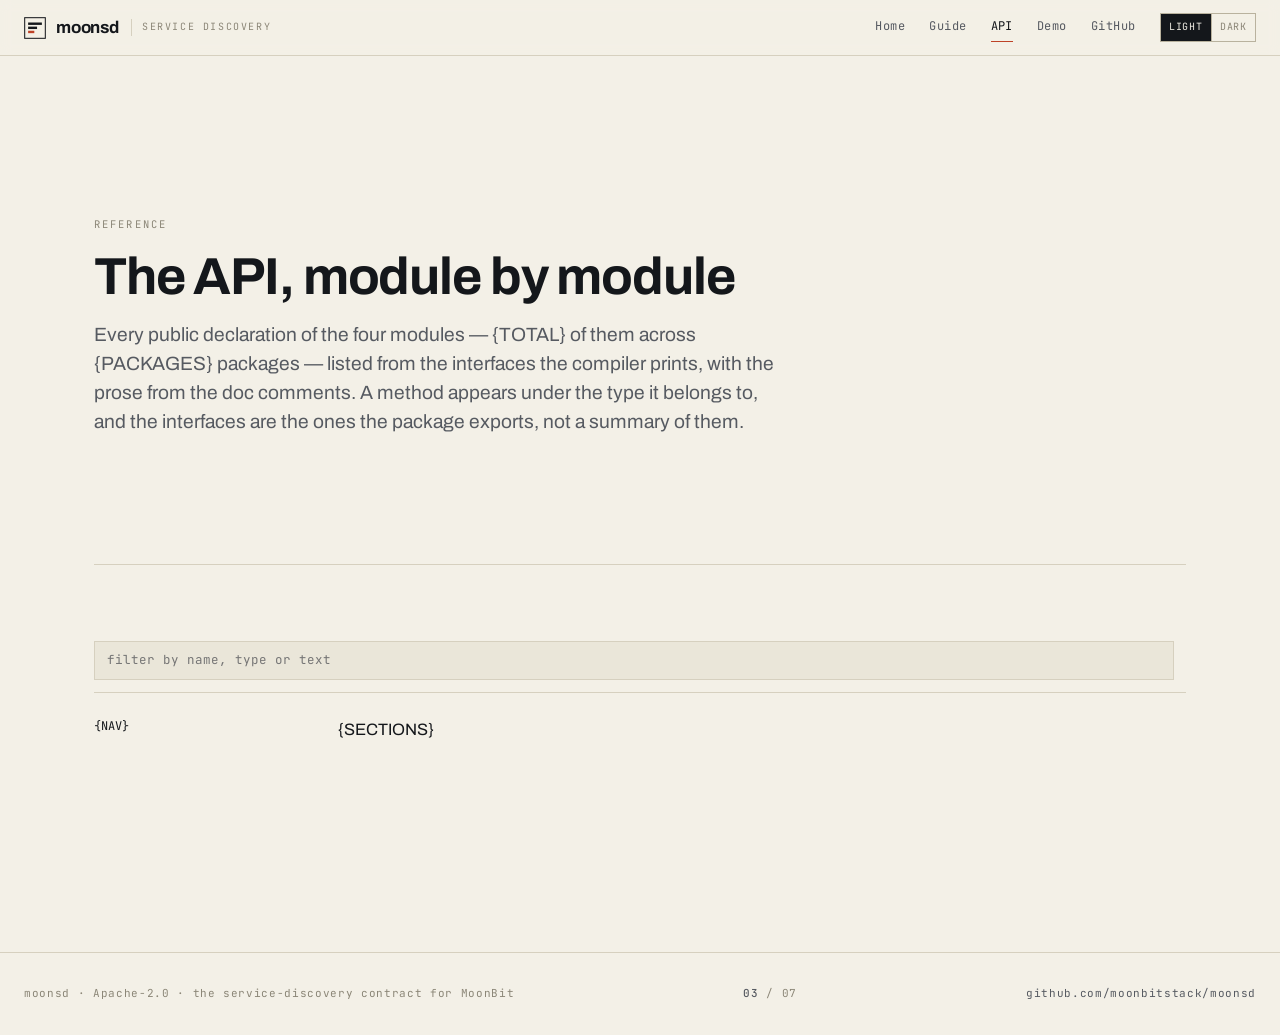
<file: docs/api.template.html>
<!DOCTYPE html>
<html lang="en">
<head>
  <meta charset="utf-8">
  <meta name="viewport" content="width=device-width, initial-scale=1">
  <title>moonsd — API reference</title>
  <meta name="description" content="Every public declaration of the four moonsd modules, generated from the interfaces the compiler prints.">
  <link rel="icon" type="image/svg+xml" href="favicon.svg">
  <link rel="preconnect" href="https://fonts.googleapis.com">
  <link rel="preconnect" href="https://fonts.gstatic.com" crossorigin>
  <link href="https://fonts.googleapis.com/css2?family=Archivo:wght@400;500;600;700&family=JetBrains+Mono:wght@400;500&display=swap" rel="stylesheet">
  <link rel="stylesheet" href="assets/css/tokens.css">
  <link rel="stylesheet" href="assets/css/register.css">
  <script>try{var t=sessionStorage.getItem("moonsd-theme");if(!t){t=matchMedia("(prefers-color-scheme: dark)").matches?"dark":"light"}document.documentElement.setAttribute("data-theme",t)}catch(e){}</script>
</head>
<body>

<header class="topbar">
  <a class="brand" href="index.html">
    <svg class="glyph" viewBox="0 0 32 32" fill="none" aria-hidden="true">
      <rect x="1" y="1" width="30" height="30" stroke="currentColor" stroke-width="1.5"/>
      <rect x="6" y="8" width="20" height="3.5" fill="currentColor"/>
      <rect x="6" y="14" width="13" height="3.5" fill="currentColor"/>
      <rect x="6" y="20" width="9" height="3.5" fill="#BE4227"/>
    </svg>
    <span class="name">moonsd</span>
    <span class="what">service discovery</span>
  </a>
  <nav class="nav">
    <a href="index.html">Home</a>
    <a href="guide.html">Guide</a>
    <a href="api.html" aria-current="page">API</a>
    <a href="demo.html">Demo</a>
    <a href="https://github.com/moonbitstack/moonsd" rel="noopener">GitHub</a>
  </nav>
  <div class="theme" id="theme" role="group" aria-label="Colour theme">
    <button type="button" data-set-theme="light">Light</button>
    <button type="button" data-set-theme="dark">Dark</button>
  </div>
</header>

<div class="sheet">
  <section class="band plain hero">
    <div class="body">
      <p class="folio">Reference</p>
      <h1 style="font-size:clamp(32px,4.2vw,52px);margin:var(--s4) 0">The API, module by module</h1>
      <p class="lede" style="max-width:62ch">
        Every public declaration of the four modules — {TOTAL} of them across {PACKAGES} packages —
        listed from the interfaces the compiler prints, with the prose from the doc comments. A
        method appears under the type it belongs to, and the interfaces are the ones the package
        exports, not a summary of them.
      </p>
    </div>
  </section>

  <section class="band plain" style="padding-bottom:var(--s10)">
    <div class="body">
      <div class="ref-search">
        <input id="q" type="search" placeholder="filter by name, type or text" aria-label="Filter the reference" autocomplete="off" spellcheck="false">
        <span class="hint" id="hits"></span>
      </div>
      <div class="docgrid">
        <aside class="side" aria-label="Modules">
          {NAV}
        </aside>
        <div id="ref">
          {SECTIONS}
        </div>
      </div>
    </div>
  </section>
</div>

<footer class="foot">
  <span>moonsd · Apache-2.0 · the service-discovery contract for MoonBit</span>
  <span class="page"><b>03</b> / 07</span>
  <span><a href="https://github.com/moonbitstack/moonsd" rel="noopener">github.com/moonbitstack/moonsd</a></span>
</footer>

<script src="assets/js/theme.js"></script>
<script src="assets/js/ref.js"></script>
</body>
</html>
</file>
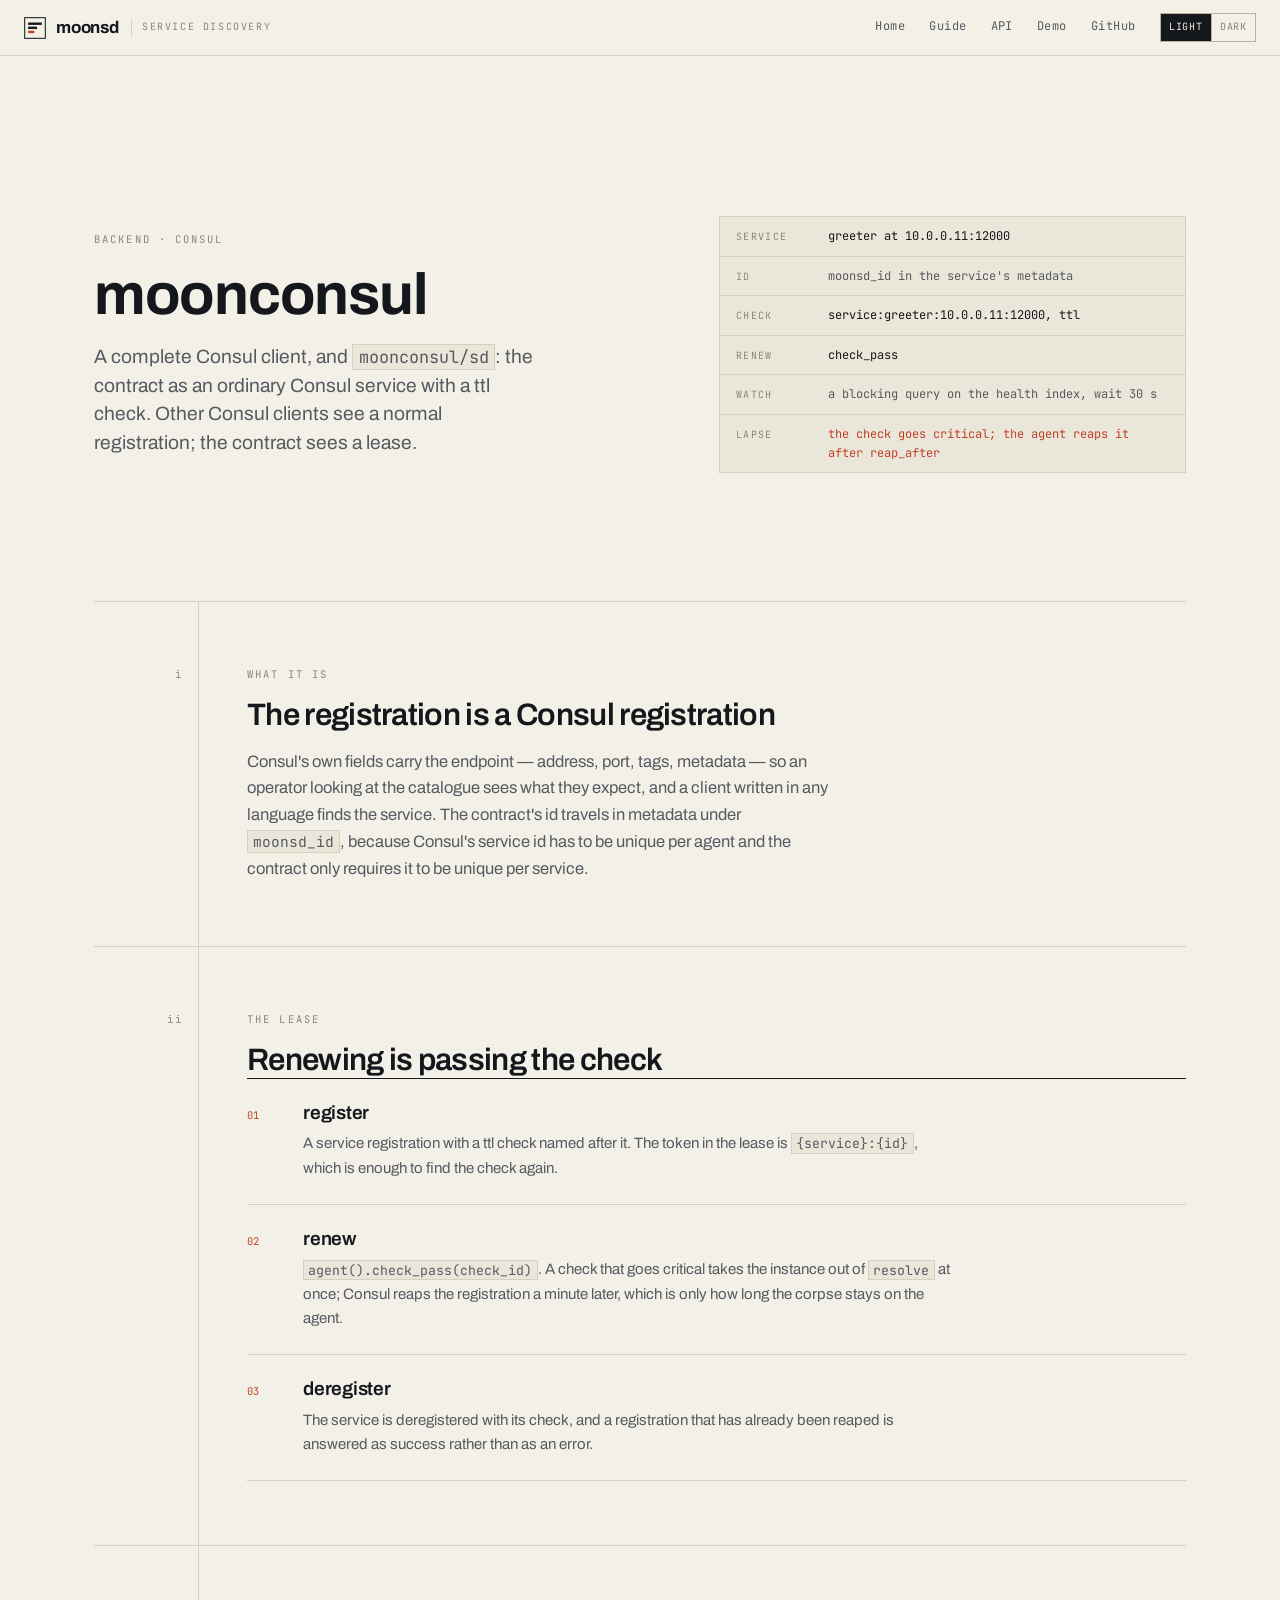
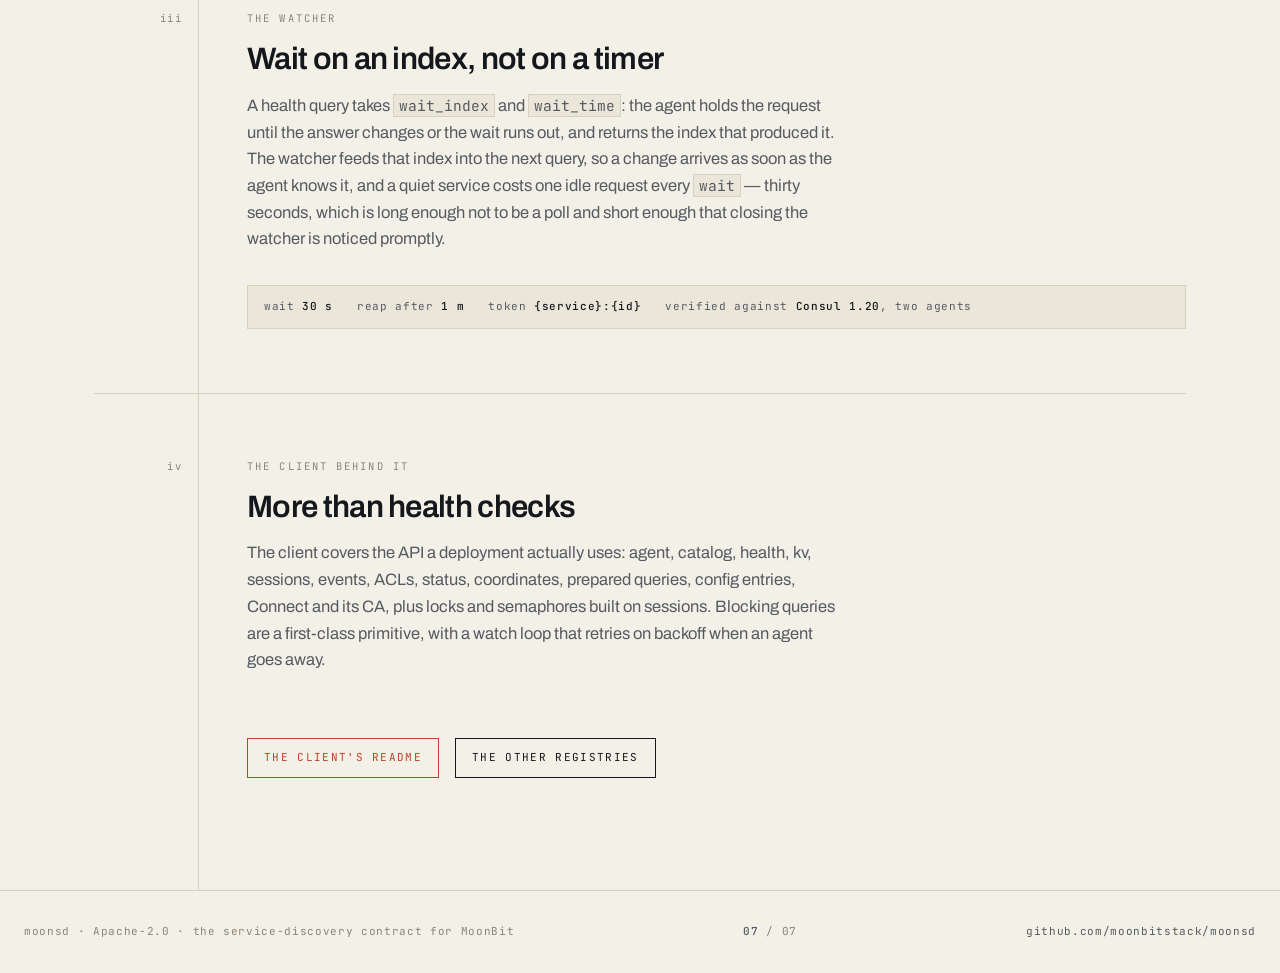
<file: docs/consul.html>
<!DOCTYPE html>
<html lang="en">
<head>
  <meta charset="utf-8">
  <meta name="viewport" content="width=device-width, initial-scale=1">
  <title>moonsd — moonconsul, a register of services and checks</title>
  <meta name="description" content="moonconsul/sd implements the moonsd contract on Consul: the endpoint is an ordinary registered service with a ttl check, and a watcher follows it with blocking queries.">
  <link rel="icon" type="image/svg+xml" href="favicon.svg">
  <link rel="preconnect" href="https://fonts.googleapis.com">
  <link rel="preconnect" href="https://fonts.gstatic.com" crossorigin>
  <link href="https://fonts.googleapis.com/css2?family=Archivo:wght@400;500;600;700&family=JetBrains+Mono:wght@400;500&display=swap" rel="stylesheet">
  <link rel="stylesheet" href="assets/css/tokens.css">
  <link rel="stylesheet" href="assets/css/register.css">
  <script>try{var t=sessionStorage.getItem("moonsd-theme");if(!t){t=matchMedia("(prefers-color-scheme: dark)").matches?"dark":"light"}document.documentElement.setAttribute("data-theme",t)}catch(e){}</script>
</head>
<body>

<header class="topbar">
  <a class="brand" href="index.html">
    <svg class="glyph" viewBox="0 0 32 32" fill="none" aria-hidden="true">
      <rect x="1" y="1" width="30" height="30" stroke="currentColor" stroke-width="1.5"/>
      <rect x="6" y="8" width="20" height="3.5" fill="currentColor"/>
      <rect x="6" y="14" width="13" height="3.5" fill="currentColor"/>
      <rect x="6" y="20" width="9" height="3.5" fill="#BE4227"/>
    </svg>
    <span class="name">moonsd</span>
    <span class="what">service discovery</span>
  </a>
  <nav class="nav">
    <a href="index.html">Home</a>
    <a href="guide.html">Guide</a>
    <a href="api.html">API</a>
    <a href="demo.html">Demo</a>
    <a href="https://github.com/moonbitstack/moonsd" rel="noopener">GitHub</a>
  </nav>
  <div class="theme" id="theme" role="group" aria-label="Colour theme">
    <button type="button" data-set-theme="light">Light</button>
    <button type="button" data-set-theme="dark">Dark</button>
  </div>
</header>

<div class="sheet">
  <section class="band plain hero">
    <div class="body">
      <div class="driver-hero">
        <div>
          <p class="folio">Backend · Consul</p>
          <h1 style="margin:var(--s4) 0">moonconsul</h1>
          <p class="lede">
            A complete Consul client, and <code class="inline">moonconsul/sd</code>: the contract as
            an ordinary Consul service with a ttl check. Other Consul clients see a normal
            registration; the contract sees a lease.
          </p>
        </div>
        <div class="record" aria-label="How moonconsul stores an endpoint">
          <div class="record__row"><span class="record__k">service</span><span class="record__v ">greeter at 10.0.0.11:12000</span></div>
          <div class="record__row"><span class="record__k">id</span><span class="record__v dim">moonsd_id in the service's metadata</span></div>
          <div class="record__row"><span class="record__k">check</span><span class="record__v ">service:greeter:10.0.0.11:12000, ttl</span></div>
          <div class="record__row"><span class="record__k">renew</span><span class="record__v ">check_pass</span></div>
          <div class="record__row"><span class="record__k">watch</span><span class="record__v dim">a blocking query on the health index, wait 30 s</span></div>
          <div class="record__row"><span class="record__k">lapse</span><span class="record__v signal">the check goes critical; the agent reaps it after reap_after</span></div>
          </div>
      </div>
    </div>
  </section>

  <section class="band">
    <div class="num">i</div>
    <div class="body">
      <p class="folio">What it is</p>
      <h2>The registration is a Consul registration</h2>
      <p style="max-width:66ch;color:var(--ink-soft);margin-top:var(--s4)">
        Consul's own fields carry the endpoint — address, port, tags, metadata — so an operator
        looking at the catalogue sees what they expect, and a client written in any language finds the
        service. The contract's id travels in metadata under <code class="inline">moonsd_id</code>,
        because Consul's service id has to be unique per agent and the contract only requires it to be
        unique per service.
      </p>
    </div>
  </section>

  <section class="band">
    <div class="num">ii</div>
    <div class="body">
      <p class="folio">The lease</p>
      <h2>Renewing is passing the check</h2>
      <div class="articles">
        <div class="article"><div class="idx">01</div><div><h3>register</h3>
          <p>A service registration with a ttl check named after it. The token in the lease is
            <code class="inline">{service}:{id}</code>, which is enough to find the check again.</p></div></div>
        <div class="article"><div class="idx">02</div><div><h3>renew</h3>
          <p><code class="inline">agent().check_pass(check_id)</code>. A check that goes critical
            takes the instance out of <code class="inline">resolve</code> at once; Consul reaps the
            registration a minute later, which is only how long the corpse stays on the agent.</p></div></div>
        <div class="article"><div class="idx">03</div><div><h3>deregister</h3>
          <p>The service is deregistered with its check, and a registration that has already been
            reaped is answered as success rather than as an error.</p></div></div>
      </div>
    </div>
  </section>

  <section class="band">
    <div class="num">iii</div>
    <div class="body">
      <p class="folio">The watcher</p>
      <h2>Wait on an index, not on a timer</h2>
      <p style="max-width:66ch;color:var(--ink-soft);margin-top:var(--s4)">
        A health query takes <code class="inline">wait_index</code> and <code class="inline">wait_time</code>:
        the agent holds the request until the answer changes or the wait runs out, and returns the
        index that produced it. The watcher feeds that index into the next query, so a change arrives
        as soon as the agent knows it, and a quiet service costs one idle request every
        <code class="inline">wait</code> — thirty seconds, which is long enough not to be a poll and
        short enough that closing the watcher is noticed promptly.
      </p>
      <div class="statusbar" style="margin-top:var(--s6)">
        <span>wait <b>30 s</b></span>
        <span>reap after <b>1 m</b></span>
        <span>token <b>{service}:{id}</b></span>
        <span>verified against <b>Consul 1.20</b>, two agents</span>
      </div>
    </div>
  </section>

  <section class="band">
    <div class="num">iv</div>
    <div class="body">
      <p class="folio">The client behind it</p>
      <h2>More than health checks</h2>
      <p style="max-width:66ch;color:var(--ink-soft);margin-top:var(--s4)">
        The client covers the API a deployment actually uses: agent, catalog, health, kv, sessions,
        events, ACLs, status, coordinates, prepared queries, config entries, Connect and its CA, plus
        locks and semaphores built on sessions. Blocking queries are a first-class primitive, with a
        watch loop that retries on backoff when an agent goes away.
      </p>
      <div class="cta">
        <a class="btn signal" href="https://github.com/moonbitstack/moonsd/tree/master/drivers/consul" rel="noopener">The client's README</a>
        <a class="btn" href="index.html">The other registries</a>
      </div>
    </div>
  </section>
</div>

<footer class="foot">
  <span>moonsd · Apache-2.0 · the service-discovery contract for MoonBit</span>
  <span class="page"><b>07</b> / 07</span>
  <span><a href="https://github.com/moonbitstack/moonsd" rel="noopener">github.com/moonbitstack/moonsd</a></span>
</footer>

<script src="assets/js/theme.js"></script>
</body>
</html>
</file>
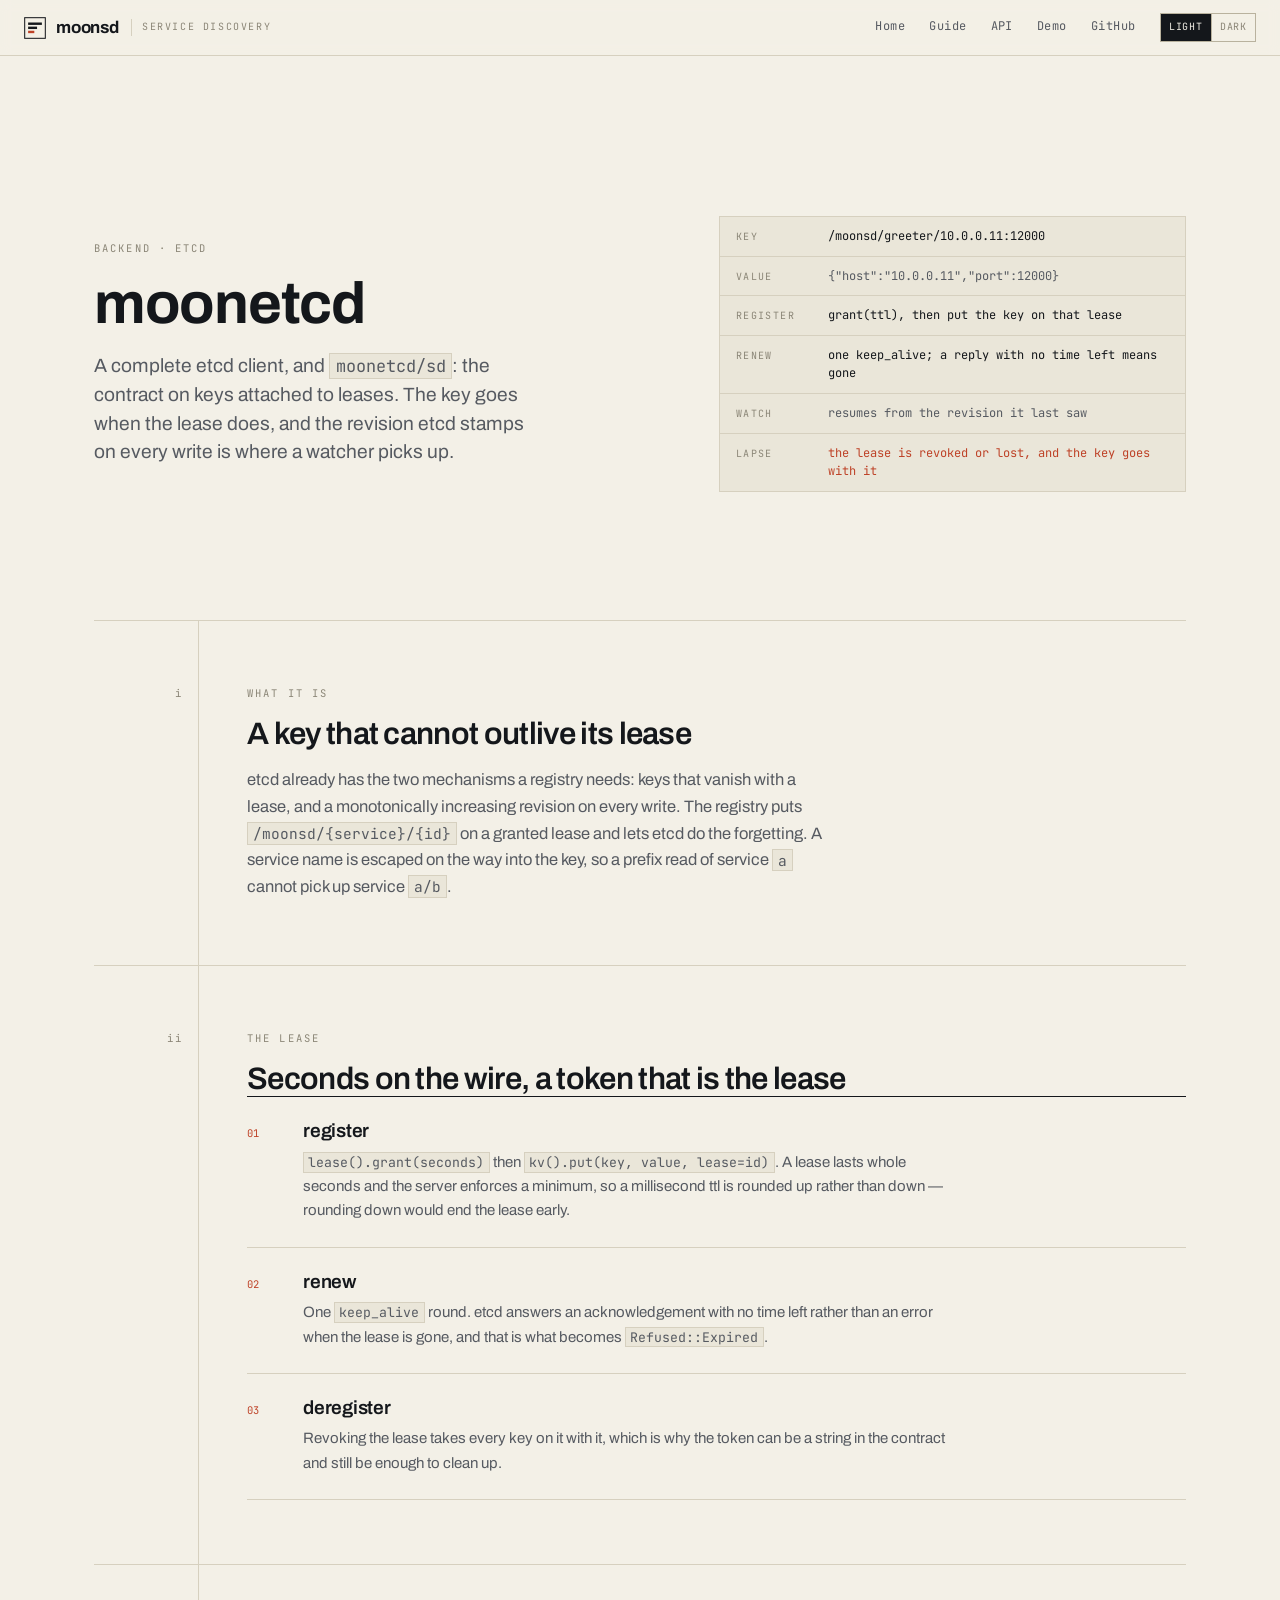
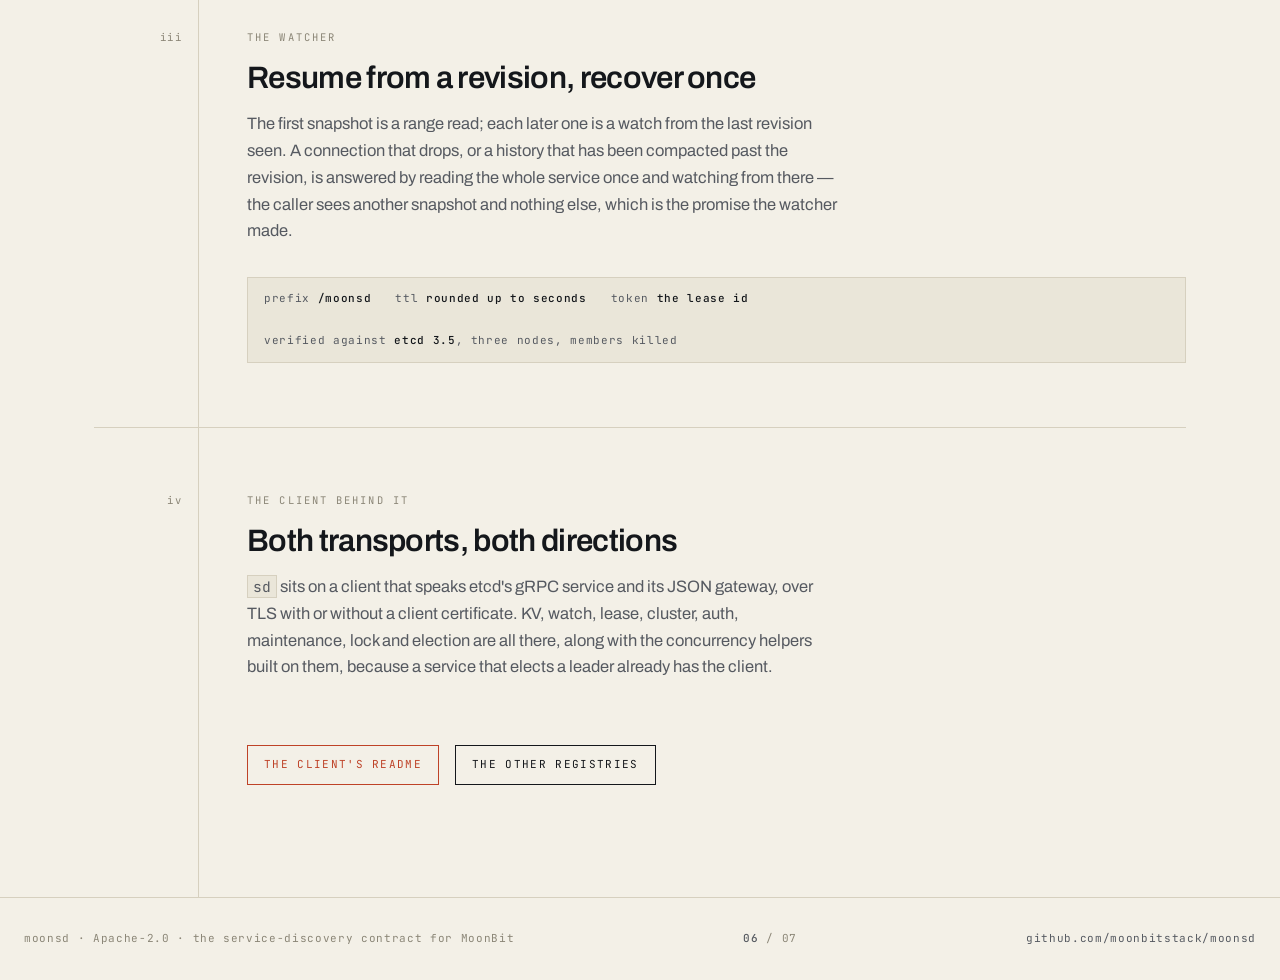
<file: docs/etcd.html>
<!DOCTYPE html>
<html lang="en">
<head>
  <meta charset="utf-8">
  <meta name="viewport" content="width=device-width, initial-scale=1">
  <title>moonsd — moonetcd, a register on leases</title>
  <meta name="description" content="moonetcd/sd implements the moonsd contract on etcd: an endpoint is a key on a lease, the revision etcd stamps is where a watcher resumes, and a compaction costs one more read.">
  <link rel="icon" type="image/svg+xml" href="favicon.svg">
  <link rel="preconnect" href="https://fonts.googleapis.com">
  <link rel="preconnect" href="https://fonts.gstatic.com" crossorigin>
  <link href="https://fonts.googleapis.com/css2?family=Archivo:wght@400;500;600;700&family=JetBrains+Mono:wght@400;500&display=swap" rel="stylesheet">
  <link rel="stylesheet" href="assets/css/tokens.css">
  <link rel="stylesheet" href="assets/css/register.css">
  <script>try{var t=sessionStorage.getItem("moonsd-theme");if(!t){t=matchMedia("(prefers-color-scheme: dark)").matches?"dark":"light"}document.documentElement.setAttribute("data-theme",t)}catch(e){}</script>
</head>
<body>

<header class="topbar">
  <a class="brand" href="index.html">
    <svg class="glyph" viewBox="0 0 32 32" fill="none" aria-hidden="true">
      <rect x="1" y="1" width="30" height="30" stroke="currentColor" stroke-width="1.5"/>
      <rect x="6" y="8" width="20" height="3.5" fill="currentColor"/>
      <rect x="6" y="14" width="13" height="3.5" fill="currentColor"/>
      <rect x="6" y="20" width="9" height="3.5" fill="#BE4227"/>
    </svg>
    <span class="name">moonsd</span>
    <span class="what">service discovery</span>
  </a>
  <nav class="nav">
    <a href="index.html">Home</a>
    <a href="guide.html">Guide</a>
    <a href="api.html">API</a>
    <a href="demo.html">Demo</a>
    <a href="https://github.com/moonbitstack/moonsd" rel="noopener">GitHub</a>
  </nav>
  <div class="theme" id="theme" role="group" aria-label="Colour theme">
    <button type="button" data-set-theme="light">Light</button>
    <button type="button" data-set-theme="dark">Dark</button>
  </div>
</header>

<div class="sheet">
  <section class="band plain hero">
    <div class="body">
      <div class="driver-hero">
        <div>
          <p class="folio">Backend · etcd</p>
          <h1 style="margin:var(--s4) 0">moonetcd</h1>
          <p class="lede">
            A complete etcd client, and <code class="inline">moonetcd/sd</code>: the contract on keys
            attached to leases. The key goes when the lease does, and the revision etcd stamps on
            every write is where a watcher picks up.
          </p>
        </div>
        <div class="record" aria-label="How moonetcd stores an endpoint">
          <div class="record__row"><span class="record__k">key</span><span class="record__v ">/moonsd/greeter/10.0.0.11:12000</span></div>
          <div class="record__row"><span class="record__k">value</span><span class="record__v dim">{"host":"10.0.0.11","port":12000}</span></div>
          <div class="record__row"><span class="record__k">register</span><span class="record__v ">grant(ttl), then put the key on that lease</span></div>
          <div class="record__row"><span class="record__k">renew</span><span class="record__v ">one keep_alive; a reply with no time left means gone</span></div>
          <div class="record__row"><span class="record__k">watch</span><span class="record__v dim">resumes from the revision it last saw</span></div>
          <div class="record__row"><span class="record__k">lapse</span><span class="record__v signal">the lease is revoked or lost, and the key goes with it</span></div>
          </div>
      </div>
    </div>
  </section>

  <section class="band">
    <div class="num">i</div>
    <div class="body">
      <p class="folio">What it is</p>
      <h2>A key that cannot outlive its lease</h2>
      <p style="max-width:66ch;color:var(--ink-soft);margin-top:var(--s4)">
        etcd already has the two mechanisms a registry needs: keys that vanish with a lease, and a
        monotonically increasing revision on every write. The registry puts
        <code class="inline">/moonsd/{service}/{id}</code> on a granted lease and lets etcd do the
        forgetting. A service name is escaped on the way into the key, so a prefix read of service
        <code class="inline">a</code> cannot pick up service <code class="inline">a/b</code>.
      </p>
    </div>
  </section>

  <section class="band">
    <div class="num">ii</div>
    <div class="body">
      <p class="folio">The lease</p>
      <h2>Seconds on the wire, a token that is the lease</h2>
      <div class="articles">
        <div class="article"><div class="idx">01</div><div><h3>register</h3>
          <p><code class="inline">lease().grant(seconds)</code> then <code class="inline">kv().put(key, value, lease=id)</code>.
            A lease lasts whole seconds and the server enforces a minimum, so a millisecond ttl is
            rounded up rather than down — rounding down would end the lease early.</p></div></div>
        <div class="article"><div class="idx">02</div><div><h3>renew</h3>
          <p>One <code class="inline">keep_alive</code> round. etcd answers an acknowledgement with
            no time left rather than an error when the lease is gone, and that is what becomes
            <code class="inline">Refused::Expired</code>.</p></div></div>
        <div class="article"><div class="idx">03</div><div><h3>deregister</h3>
          <p>Revoking the lease takes every key on it with it, which is why the token can be a
            string in the contract and still be enough to clean up.</p></div></div>
      </div>
    </div>
  </section>

  <section class="band">
    <div class="num">iii</div>
    <div class="body">
      <p class="folio">The watcher</p>
      <h2>Resume from a revision, recover once</h2>
      <p style="max-width:66ch;color:var(--ink-soft);margin-top:var(--s4)">
        The first snapshot is a range read; each later one is a watch from the last revision seen. A
        connection that drops, or a history that has been compacted past the revision, is answered by
        reading the whole service once and watching from there — the caller sees another snapshot and
        nothing else, which is the promise the watcher made.
      </p>
      <div class="statusbar" style="margin-top:var(--s6)">
        <span>prefix <b>/moonsd</b></span>
        <span>ttl <b>rounded up to seconds</b></span>
        <span>token <b>the lease id</b></span>
        <span>verified against <b>etcd 3.5</b>, three nodes, members killed</span>
      </div>
    </div>
  </section>

  <section class="band">
    <div class="num">iv</div>
    <div class="body">
      <p class="folio">The client behind it</p>
      <h2>Both transports, both directions</h2>
      <p style="max-width:66ch;color:var(--ink-soft);margin-top:var(--s4)">
        <code class="inline">sd</code> sits on a client that speaks etcd's gRPC service and its JSON
        gateway, over TLS with or without a client certificate. KV, watch, lease, cluster, auth,
        maintenance, lock and election are all there, along with the concurrency helpers built on
        them, because a service that elects a leader already has the client.
      </p>
      <div class="cta">
        <a class="btn signal" href="https://github.com/moonbitstack/moonsd/tree/master/drivers/etcd" rel="noopener">The client's README</a>
        <a class="btn" href="index.html">The other registries</a>
      </div>
    </div>
  </section>
</div>

<footer class="foot">
  <span>moonsd · Apache-2.0 · the service-discovery contract for MoonBit</span>
  <span class="page"><b>06</b> / 07</span>
  <span><a href="https://github.com/moonbitstack/moonsd" rel="noopener">github.com/moonbitstack/moonsd</a></span>
</footer>

<script src="assets/js/theme.js"></script>
</body>
</html>
</file>
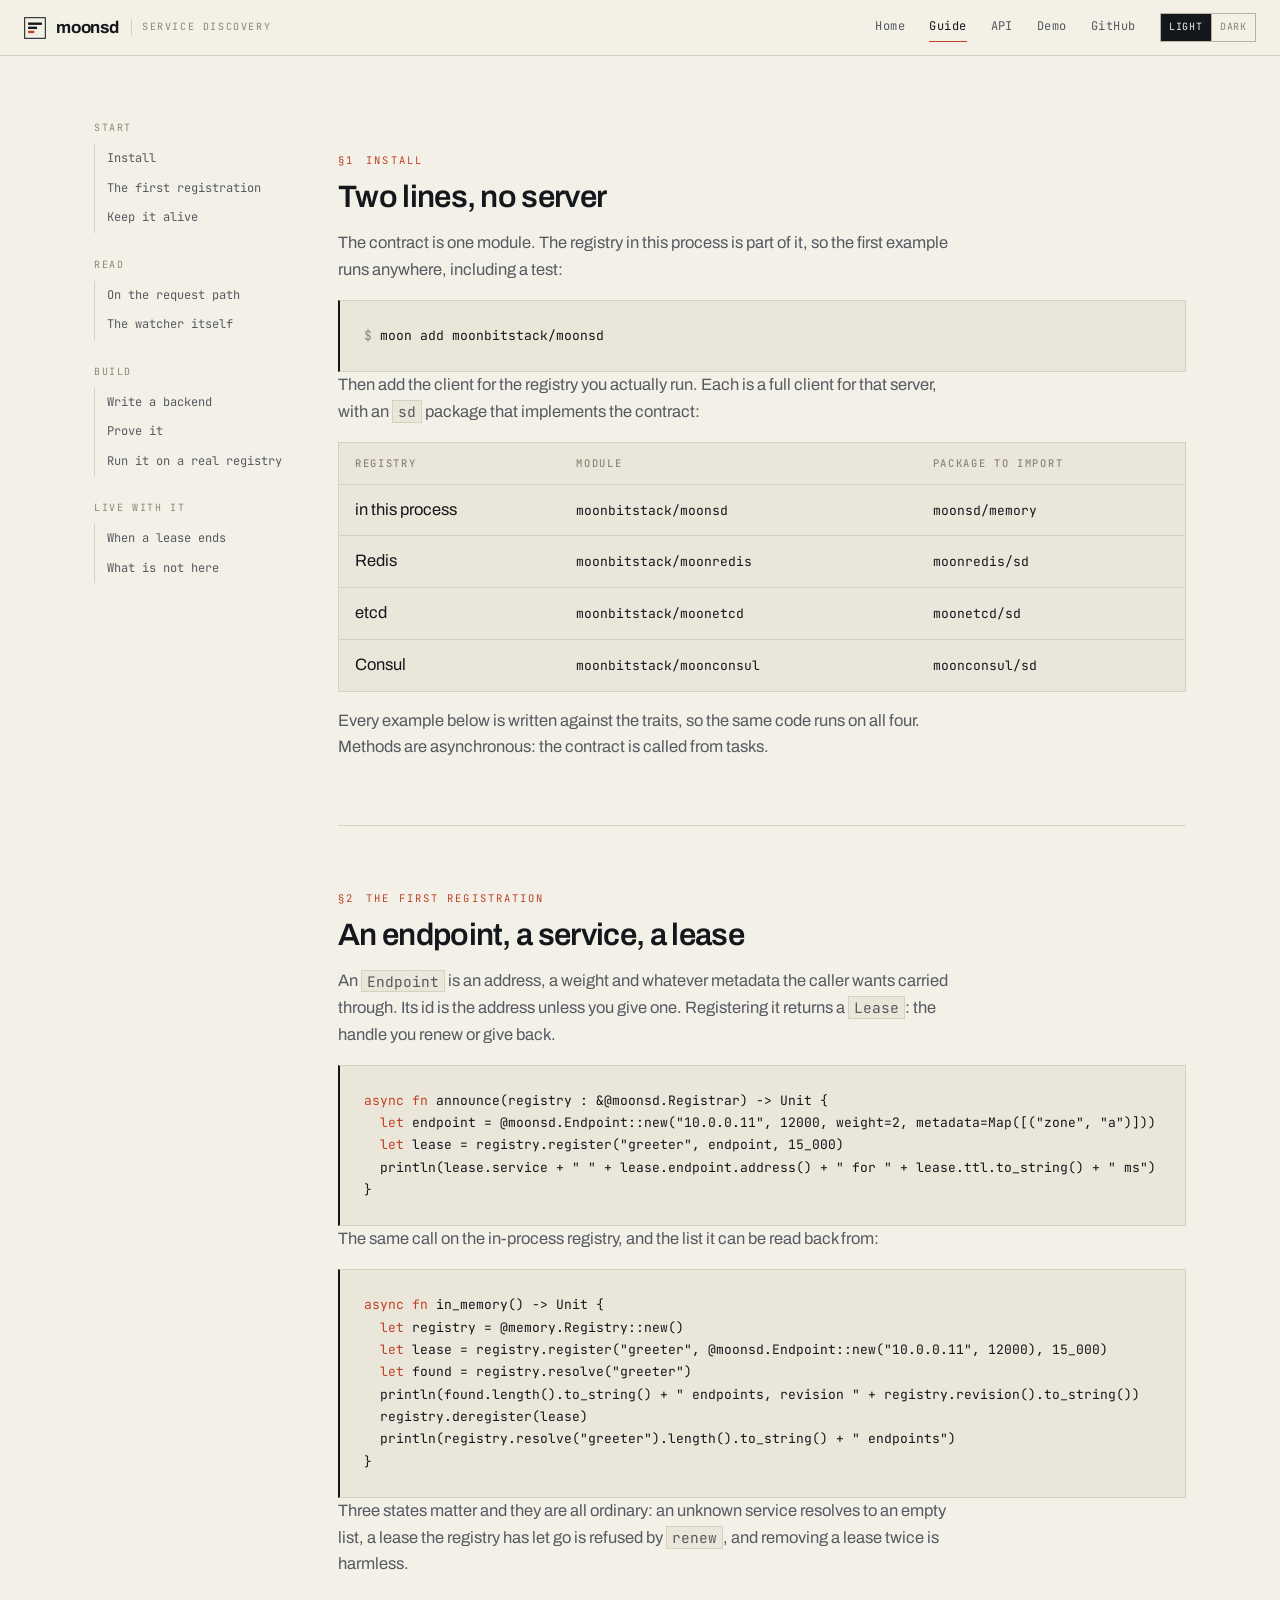
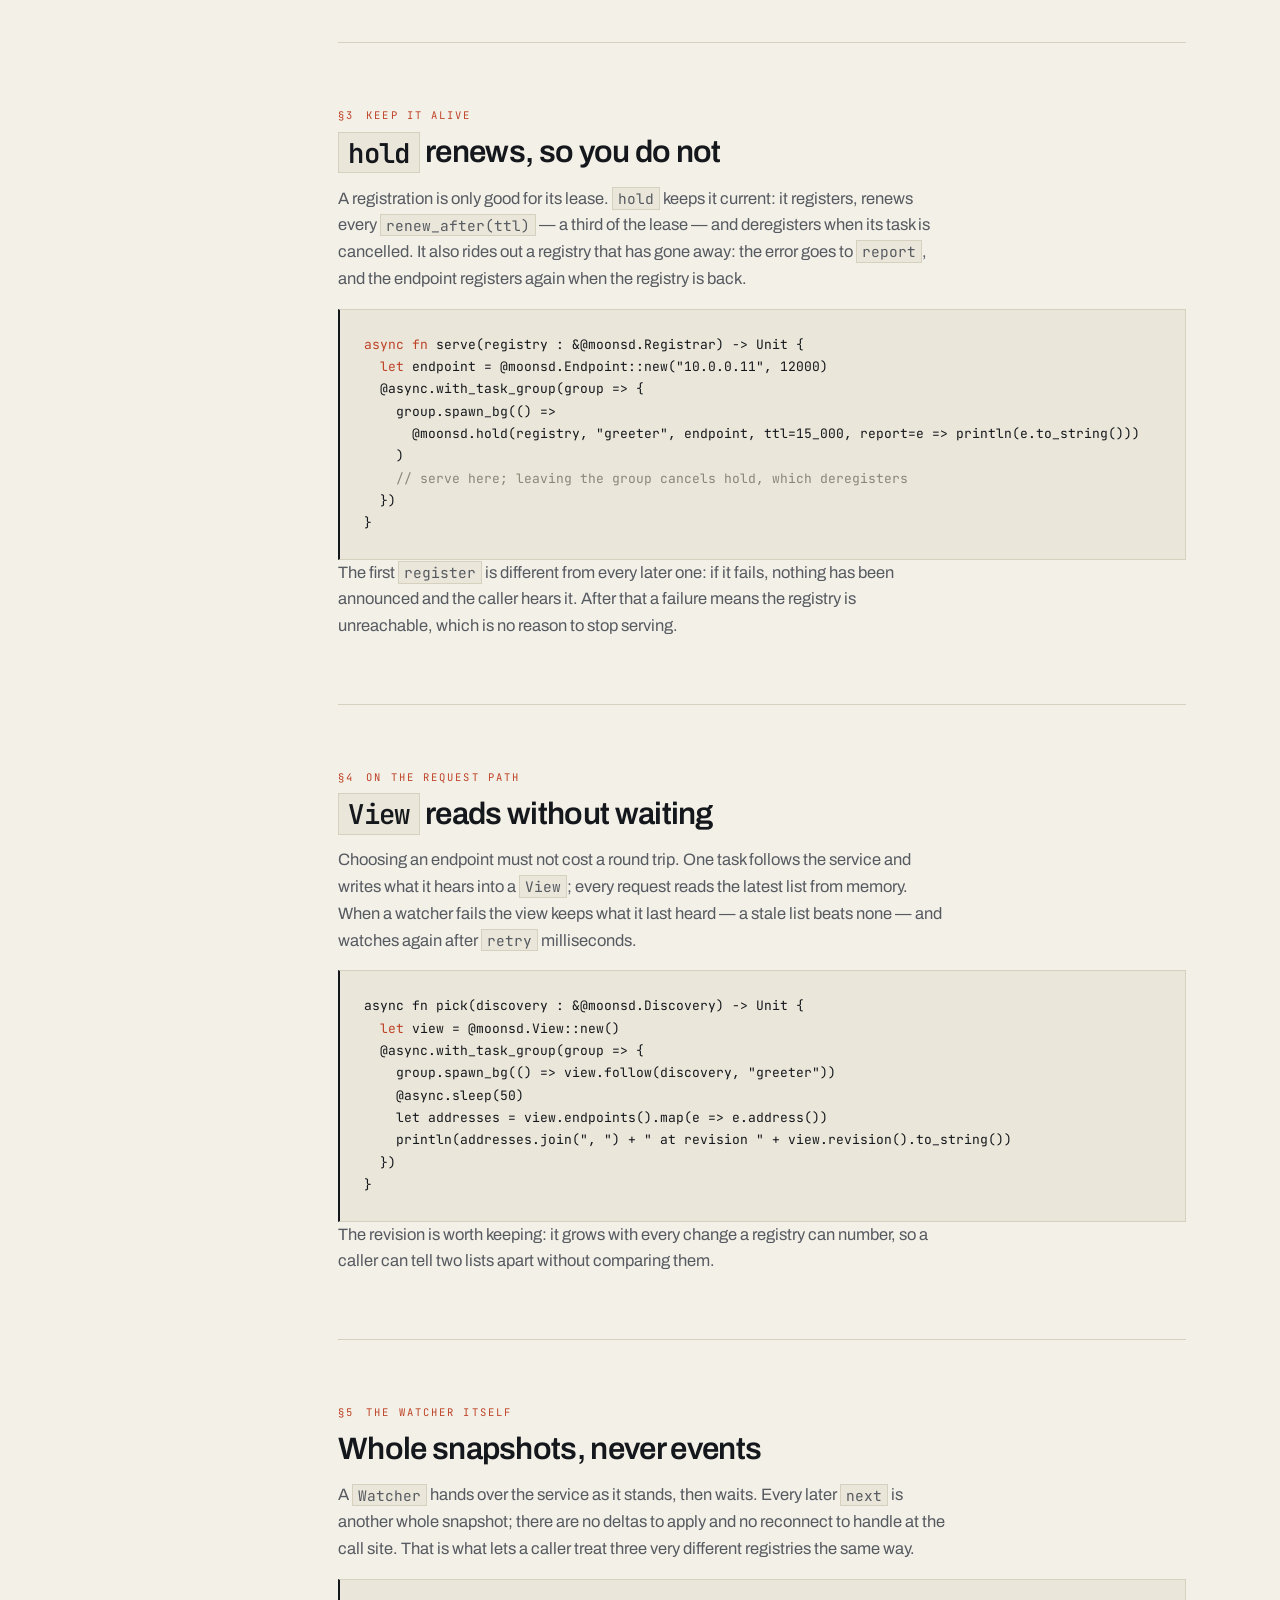
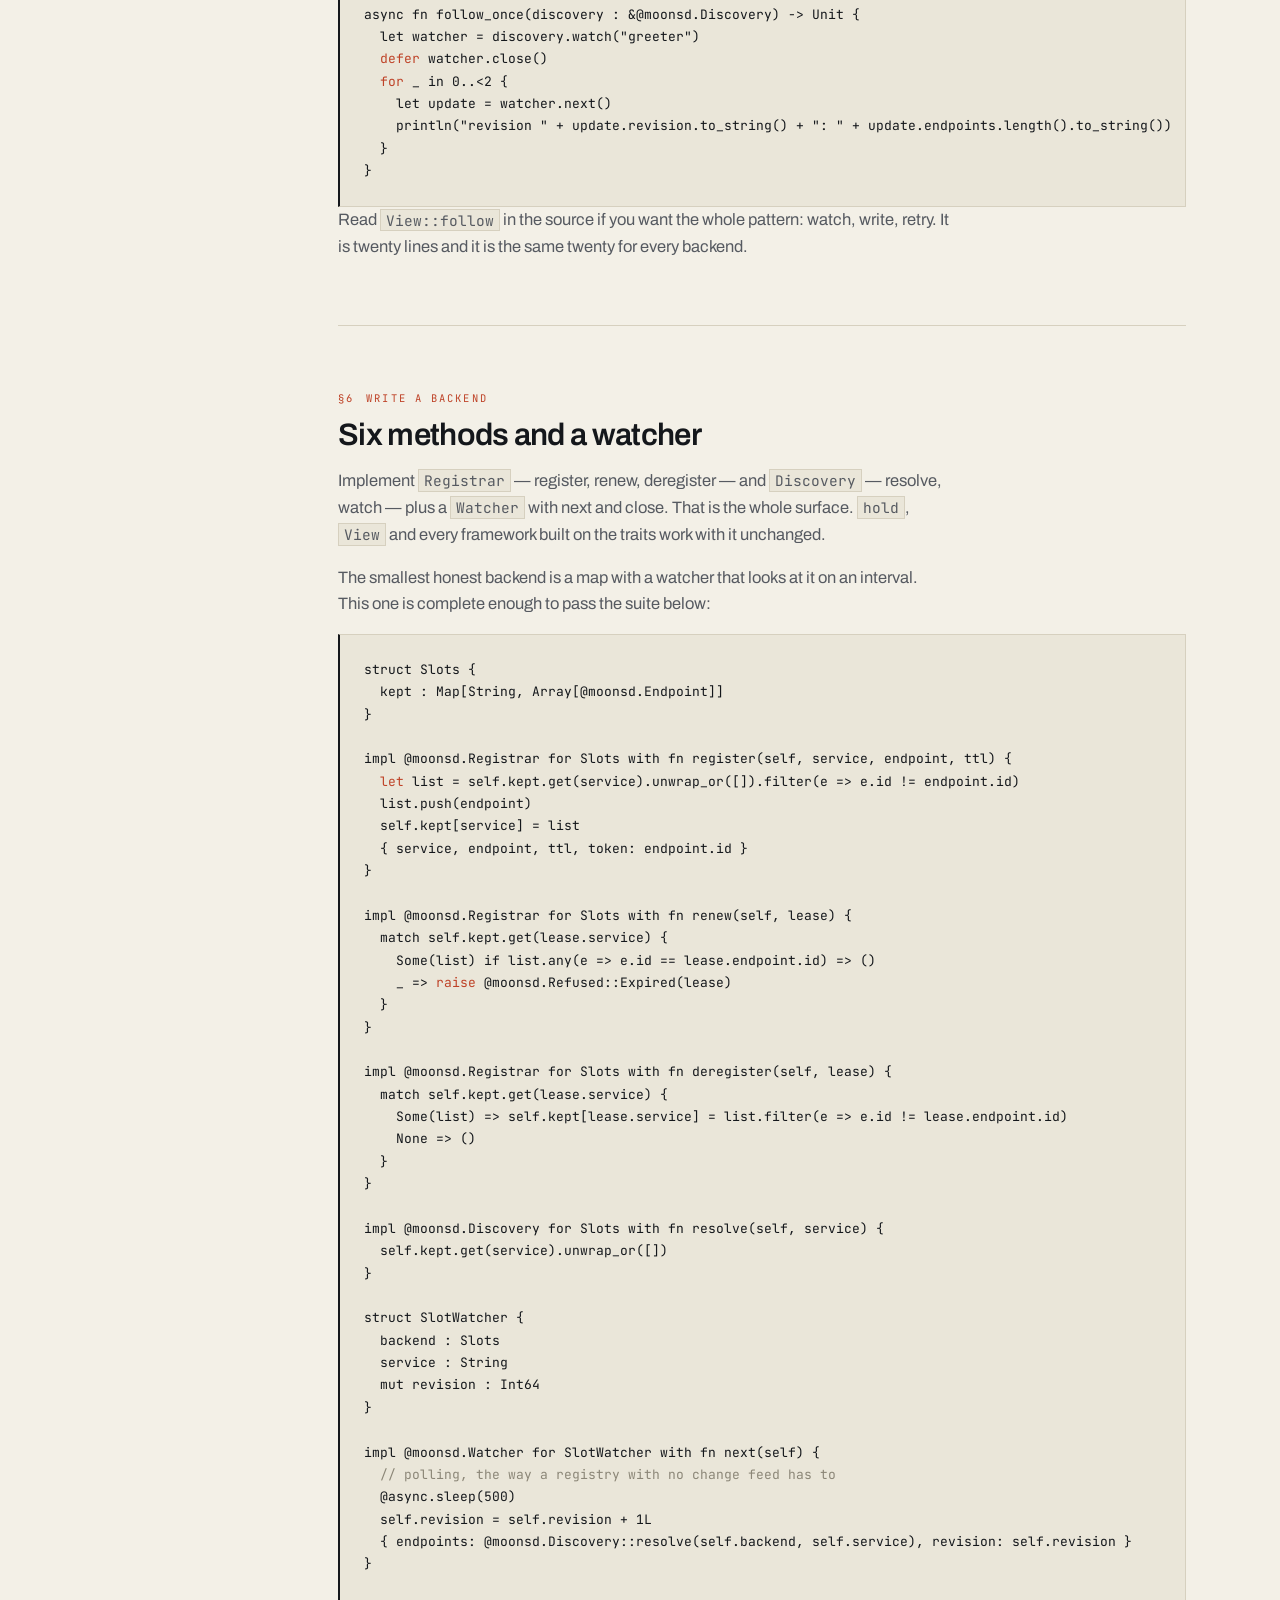
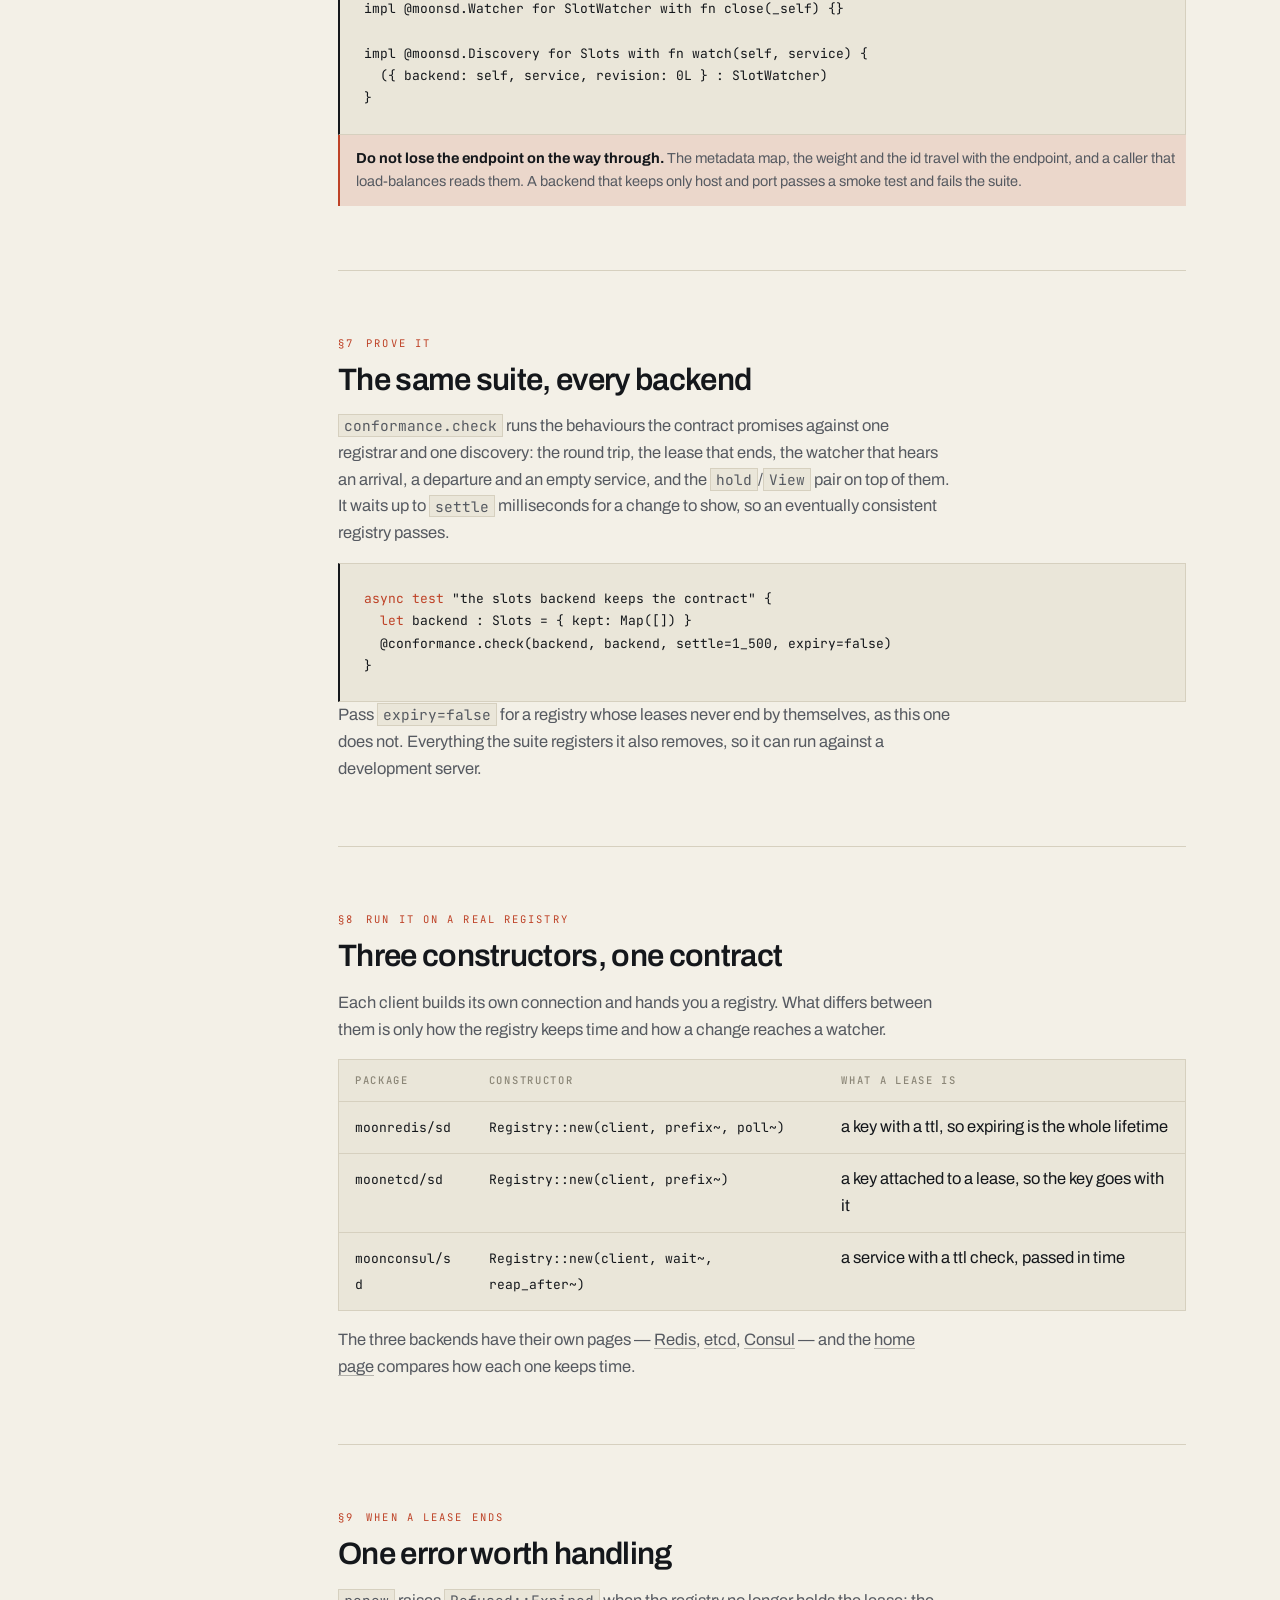
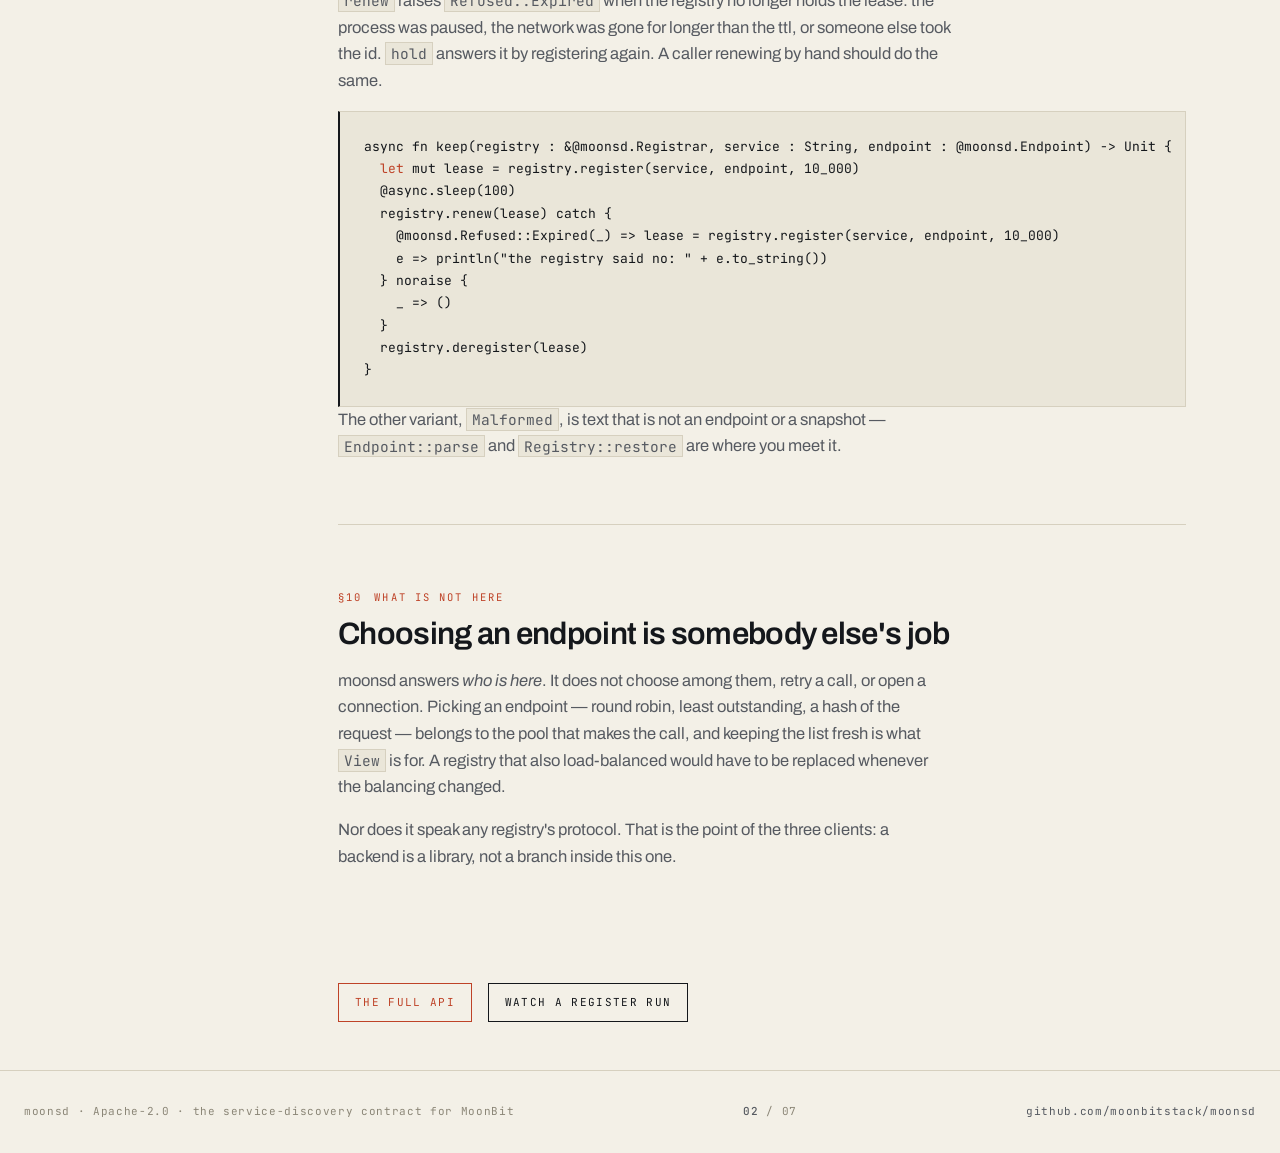
<file: docs/guide.html>
<!DOCTYPE html>
<html lang="en">
<head>
  <meta charset="utf-8">
  <meta name="viewport" content="width=device-width, initial-scale=1">
  <title>moonsd — Guide</title>
  <meta name="description" content="How to register a service, keep it registered, read its endpoints on the request path, and write a backend that keeps the contract.">
  <link rel="icon" type="image/svg+xml" href="favicon.svg">
  <link rel="preconnect" href="https://fonts.googleapis.com">
  <link rel="preconnect" href="https://fonts.gstatic.com" crossorigin>
  <link href="https://fonts.googleapis.com/css2?family=Archivo:wght@400;500;600;700&family=JetBrains+Mono:wght@400;500&display=swap" rel="stylesheet">
  <link rel="stylesheet" href="assets/css/tokens.css">
  <link rel="stylesheet" href="assets/css/register.css">
  <script>try{var t=sessionStorage.getItem("moonsd-theme");if(!t){t=matchMedia("(prefers-color-scheme: dark)").matches?"dark":"light"}document.documentElement.setAttribute("data-theme",t)}catch(e){}</script>
</head>
<body>

<header class="topbar">
  <a class="brand" href="index.html">
    <svg class="glyph" viewBox="0 0 32 32" fill="none" aria-hidden="true">
      <rect x="1" y="1" width="30" height="30" stroke="currentColor" stroke-width="1.5"/>
      <rect x="6" y="8" width="20" height="3.5" fill="currentColor"/>
      <rect x="6" y="14" width="13" height="3.5" fill="currentColor"/>
      <rect x="6" y="20" width="9" height="3.5" fill="#BE4227"/>
    </svg>
    <span class="name">moonsd</span>
    <span class="what">service discovery</span>
  </a>
  <nav class="nav">
    <a href="index.html">Home</a>
    <a href="guide.html" aria-current="page">Guide</a>
    <a href="api.html">API</a>
    <a href="demo.html">Demo</a>
    <a href="https://github.com/moonbitstack/moonsd" rel="noopener">GitHub</a>
  </nav>
  <div class="theme" id="theme" role="group" aria-label="Colour theme">
    <button type="button" data-set-theme="light">Light</button>
    <button type="button" data-set-theme="dark">Dark</button>
  </div>
</header>

<div class="sheet">
  <div class="docgrid" style="padding-top:var(--s8)">
    <aside class="side" aria-label="Contents">
      <div class="grp">Start</div>
      <a href="#install">Install</a>
      <a href="#first">The first registration</a>
      <a href="#hold">Keep it alive</a>
      <div class="grp">Read</div>
      <a href="#read">On the request path</a>
      <a href="#watch">The watcher itself</a>
      <div class="grp">Build</div>
      <a href="#backend">Write a backend</a>
      <a href="#check">Prove it</a>
      <a href="#run">Run it on a real registry</a>
      <div class="grp">Live with it</div>
      <a href="#expire">When a lease ends</a>
      <a href="#limits">What is not here</a>
    </aside>

    <main>
      <section class="section" id="install">
        <div class="eyebrow"><span class="folio">§1</span><span class="folio">Install</span></div>
        <h2>Two lines, no server</h2>
        <p>The contract is one module. The registry in this process is part of it, so the first
          example runs anywhere, including a test:</p>
<pre class="sh">moon add moonbitstack/moonsd</pre>
        <p>Then add the client for the registry you actually run. Each is a full client for that
          server, with an <code class="inline">sd</code> package that implements the contract:</p>
        <div class="tbl">
          <table>
            <thead><tr><th>Registry</th><th>Module</th><th>Package to import</th></tr></thead>
            <tbody>
              <tr><td>in this process</td><td><code>moonbitstack/moonsd</code></td><td><code>moonsd/memory</code></td></tr>
              <tr><td>Redis</td><td><code>moonbitstack/moonredis</code></td><td><code>moonredis/sd</code></td></tr>
              <tr><td>etcd</td><td><code>moonbitstack/moonetcd</code></td><td><code>moonetcd/sd</code></td></tr>
              <tr><td>Consul</td><td><code>moonbitstack/moonconsul</code></td><td><code>moonconsul/sd</code></td></tr>
            </tbody>
          </table>
        </div>
        <p style="margin-top:var(--s4)">Every example below is written against the traits, so the
          same code runs on all four. Methods are asynchronous: the contract is called from tasks.</p>
      </section>

      <section class="section" id="first">
        <div class="eyebrow"><span class="folio">§2</span><span class="folio">The first registration</span></div>
        <h2>An endpoint, a service, a lease</h2>
        <p>An <code class="inline">Endpoint</code> is an address, a weight and whatever metadata the
          caller wants carried through. Its id is the address unless you give one. Registering it
          returns a <code class="inline">Lease</code>: the handle you renew or give back.</p>
<pre data-check="mbt"><span class="k">async fn</span> announce(registry : &amp;@moonsd.Registrar) -&gt; Unit {
  <span class="k">let</span> endpoint = @moonsd.Endpoint::new("10.0.0.11", 12000, weight=2, metadata=Map([("zone", "a")]))
  <span class="k">let</span> lease = registry.register("greeter", endpoint, 15_000)
  println(lease.service + " " + lease.endpoint.address() + " for " + lease.ttl.to_string() + " ms")
}</pre>
        <p>The same call on the in-process registry, and the list it can be read back from:</p>
<pre data-check="mbt"><span class="k">async fn</span> in_memory() -&gt; Unit {
  <span class="k">let</span> registry = @memory.Registry::new()
  <span class="k">let</span> lease = registry.register("greeter", @moonsd.Endpoint::new("10.0.0.11", 12000), 15_000)
  <span class="k">let</span> found = registry.resolve("greeter")
  println(found.length().to_string() + " endpoints, revision " + registry.revision().to_string())
  registry.deregister(lease)
  println(registry.resolve("greeter").length().to_string() + " endpoints")
}</pre>
        <p>Three states matter and they are all ordinary: an unknown service resolves to an empty
          list, a lease the registry has let go is refused by <code class="inline">renew</code>, and
          removing a lease twice is harmless.</p>
      </section>

      <section class="section" id="hold">
        <div class="eyebrow"><span class="folio">§3</span><span class="folio">Keep it alive</span></div>
        <h2><code class="inline">hold</code> renews, so you do not</h2>
        <p>A registration is only good for its lease. <code class="inline">hold</code> keeps it
          current: it registers, renews every <code class="inline">renew_after(ttl)</code> — a third
          of the lease — and deregisters when its task is cancelled. It also rides out a registry
          that has gone away: the error goes to <code class="inline">report</code>, and the endpoint
          registers again when the registry is back.</p>
<pre data-check="mbt"><span class="k">async fn</span> serve(registry : &amp;@moonsd.Registrar) -&gt; Unit {
  <span class="k">let</span> endpoint = @moonsd.Endpoint::new("10.0.0.11", 12000)
  @async.with_task_group(group =&gt; {
    group.spawn_bg(() =&gt;
      @moonsd.hold(registry, "greeter", endpoint, ttl=15_000, report=e =&gt; println(e.to_string()))
    )
    <span class="c">// serve here; leaving the group cancels hold, which deregisters</span>
  })
}</pre>
        <p>The first <code class="inline">register</code> is different from every later one: if it
          fails, nothing has been announced and the caller hears it. After that a failure means the
          registry is unreachable, which is no reason to stop serving.</p>
      </section>

      <section class="section" id="read">
        <div class="eyebrow"><span class="folio">§4</span><span class="folio">On the request path</span></div>
        <h2><code class="inline">View</code> reads without waiting</h2>
        <p>Choosing an endpoint must not cost a round trip. One task follows the service and writes
          what it hears into a <code class="inline">View</code>; every request reads the latest list
          from memory. When a watcher fails the view keeps what it last heard — a stale list beats
          none — and watches again after <code class="inline">retry</code> milliseconds.</p>
<pre data-check="mbt">async fn pick(discovery : &amp;@moonsd.Discovery) -&gt; Unit {
  <span class="k">let</span> view = @moonsd.View::new()
  @async.with_task_group(group =&gt; {
    group.spawn_bg(() =&gt; view.follow(discovery, "greeter"))
    @async.sleep(50)
    let addresses = view.endpoints().map(e =&gt; e.address())
    println(addresses.join(", ") + " at revision " + view.revision().to_string())
  })
}</pre>
        <p>The revision is worth keeping: it grows with every change a registry can number, so a
          caller can tell two lists apart without comparing them.</p>
      </section>

      <section class="section" id="watch">
        <div class="eyebrow"><span class="folio">§5</span><span class="folio">The watcher itself</span></div>
        <h2>Whole snapshots, never events</h2>
        <p>A <code class="inline">Watcher</code> hands over the service as it stands, then waits.
          Every later <code class="inline">next</code> is another whole snapshot; there are no
          deltas to apply and no reconnect to handle at the call site. That is what lets a caller
          treat three very different registries the same way.</p>
<pre data-check="mbt">async fn follow_once(discovery : &amp;@moonsd.Discovery) -&gt; Unit {
  let watcher = discovery.watch("greeter")
  <span class="k">defer</span> watcher.close()
  <span class="k">for</span> _ in 0..&lt;2 {
    let update = watcher.next()
    println("revision " + update.revision.to_string() + ": " + update.endpoints.length().to_string())
  }
}</pre>
        <p>Read <code class="inline">View::follow</code> in the source if you want the whole pattern:
          watch, write, retry. It is twenty lines and it is the same twenty for every backend.</p>
      </section>

      <section class="section" id="backend">
        <div class="eyebrow"><span class="folio">§6</span><span class="folio">Write a backend</span></div>
        <h2>Six methods and a watcher</h2>
        <p>Implement <code class="inline">Registrar</code> — register, renew, deregister — and
          <code class="inline">Discovery</code> — resolve, watch — plus a <code class="inline">Watcher</code>
          with next and close. That is the whole surface. <code class="inline">hold</code>,
          <code class="inline">View</code> and every framework built on the traits work with it
          unchanged.</p>
        <p>The smallest honest backend is a map with a watcher that looks at it on an interval.
          This one is complete enough to pass the suite below:</p>
<pre data-check="mbt">struct Slots {
  kept : Map[String, Array[@moonsd.Endpoint]]
}

impl @moonsd.Registrar for Slots with fn register(self, service, endpoint, ttl) {
  <span class="k">let</span> list = self.kept.get(service).unwrap_or([]).filter(e =&gt; e.id != endpoint.id)
  list.push(endpoint)
  self.kept[service] = list
  { service, endpoint, ttl, token: endpoint.id }
}

impl @moonsd.Registrar for Slots with fn renew(self, lease) {
  match self.kept.get(lease.service) {
    Some(list) if list.any(e =&gt; e.id == lease.endpoint.id) =&gt; ()
    _ =&gt; <span class="k">raise</span> @moonsd.Refused::Expired(lease)
  }
}

impl @moonsd.Registrar for Slots with fn deregister(self, lease) {
  match self.kept.get(lease.service) {
    Some(list) =&gt; self.kept[lease.service] = list.filter(e =&gt; e.id != lease.endpoint.id)
    None =&gt; ()
  }
}

impl @moonsd.Discovery for Slots with fn resolve(self, service) {
  self.kept.get(service).unwrap_or([])
}

struct SlotWatcher {
  backend : Slots
  service : String
  mut revision : Int64
}

impl @moonsd.Watcher for SlotWatcher with fn next(self) {
  <span class="c">// polling, the way a registry with no change feed has to</span>
  @async.sleep(500)
  self.revision = self.revision + 1L
  { endpoints: @moonsd.Discovery::resolve(self.backend, self.service), revision: self.revision }
}

impl @moonsd.Watcher for SlotWatcher with fn close(_self) {}

impl @moonsd.Discovery for Slots with fn watch(self, service) {
  ({ backend: self, service, revision: 0L } : SlotWatcher)
}</pre>
        <div class="note"><b>Do not lose the endpoint on the way through.</b> The metadata map, the
          weight and the id travel with the endpoint, and a caller that load-balances reads them.
          A backend that keeps only host and port passes a smoke test and fails the suite.</div>
      </section>

      <section class="section" id="check">
        <div class="eyebrow"><span class="folio">§7</span><span class="folio">Prove it</span></div>
        <h2>The same suite, every backend</h2>
        <p><code class="inline">conformance.check</code> runs the behaviours the contract promises
          against one registrar and one discovery: the round trip, the lease that ends, the watcher
          that hears an arrival, a departure and an empty service, and the <code class="inline">hold</code>/<code class="inline">View</code>
          pair on top of them. It waits up to <code class="inline">settle</code> milliseconds for a
          change to show, so an eventually consistent registry passes.</p>
<pre data-check="mbt"><span class="k">async test</span> "the slots backend keeps the contract" {
  <span class="k">let</span> backend : Slots = { kept: Map([]) }
  @conformance.check(backend, backend, settle=1_500, expiry=false)
}</pre>
        <p>Pass <code class="inline">expiry=false</code> for a registry whose leases never end by
          themselves, as this one does not. Everything the suite registers it also removes, so it
          can run against a development server.</p>
      </section>

      <section class="section" id="run">
        <div class="eyebrow"><span class="folio">§8</span><span class="folio">Run it on a real registry</span></div>
        <h2>Three constructors, one contract</h2>
        <p>Each client builds its own connection and hands you a registry. What differs between them
          is only how the registry keeps time and how a change reaches a watcher.</p>
        <div class="tbl">
          <table>
            <thead><tr><th>Package</th><th>Constructor</th><th>What a lease is</th></tr></thead>
            <tbody>
              <tr><td><code>moonredis/sd</code></td><td><code>Registry::new(client, prefix~, poll~)</code></td><td>a key with a ttl, so expiring is the whole lifetime</td></tr>
              <tr><td><code>moonetcd/sd</code></td><td><code>Registry::new(client, prefix~)</code></td><td>a key attached to a lease, so the key goes with it</td></tr>
              <tr><td><code>moonconsul/sd</code></td><td><code>Registry::new(client, wait~, reap_after~)</code></td><td>a service with a ttl check, passed in time</td></tr>
            </tbody>
          </table>
        </div>
        <p style="margin-top:var(--s4)">The three backends have their own pages —
          <a href="redis.html">Redis</a>, <a href="etcd.html">etcd</a>, <a href="consul.html">Consul</a>
          — and the <a href="index.html">home page</a> compares how each one keeps time.</p>
      </section>

      <section class="section" id="expire">
        <div class="eyebrow"><span class="folio">§9</span><span class="folio">When a lease ends</span></div>
        <h2>One error worth handling</h2>
        <p><code class="inline">renew</code> raises <code class="inline">Refused::Expired</code> when
          the registry no longer holds the lease: the process was paused, the network was gone for
          longer than the ttl, or someone else took the id. <code class="inline">hold</code> answers
          it by registering again. A caller renewing by hand should do the same.</p>
<pre data-check="mbt">async fn keep(registry : &amp;@moonsd.Registrar, service : String, endpoint : @moonsd.Endpoint) -&gt; Unit {
  <span class="k">let</span> mut lease = registry.register(service, endpoint, 10_000)
  @async.sleep(100)
  registry.renew(lease) catch {
    @moonsd.Refused::Expired(_) =&gt; lease = registry.register(service, endpoint, 10_000)
    e =&gt; println("the registry said no: " + e.to_string())
  } noraise {
    _ =&gt; ()
  }
  registry.deregister(lease)
}</pre>
        <p>The other variant, <code class="inline">Malformed</code>, is text that is not an endpoint
          or a snapshot — <code class="inline">Endpoint::parse</code> and
          <code class="inline">Registry::restore</code> are where you meet it.</p>
      </section>

      <section class="section" id="limits">
        <div class="eyebrow"><span class="folio">§10</span><span class="folio">What is not here</span></div>
        <h2>Choosing an endpoint is somebody else's job</h2>
        <p>moonsd answers <em>who is here</em>. It does not choose among them, retry a call, or
          open a connection. Picking an endpoint — round robin, least outstanding, a hash of the
          request — belongs to the pool that makes the call, and keeping the list fresh is what
          <code class="inline">View</code> is for. A registry that also load-balanced would have to
          be replaced whenever the balancing changed.</p>
        <p>Nor does it speak any registry's protocol. That is the point of the three clients: a
          backend is a library, not a branch inside this one.</p>
      </section>

      <div class="cta">
        <a class="btn signal" href="api.html">The full API</a>
        <a class="btn" href="demo.html">Watch a register run</a>
      </div>
    </main>
  </div>
</div>

<footer class="foot">
  <span>moonsd · Apache-2.0 · the service-discovery contract for MoonBit</span>
  <span class="page"><b>02</b> / 07</span>
  <span><a href="https://github.com/moonbitstack/moonsd" rel="noopener">github.com/moonbitstack/moonsd</a></span>
</footer>

<script src="assets/js/theme.js"></script>
</body>
</html>
</file>
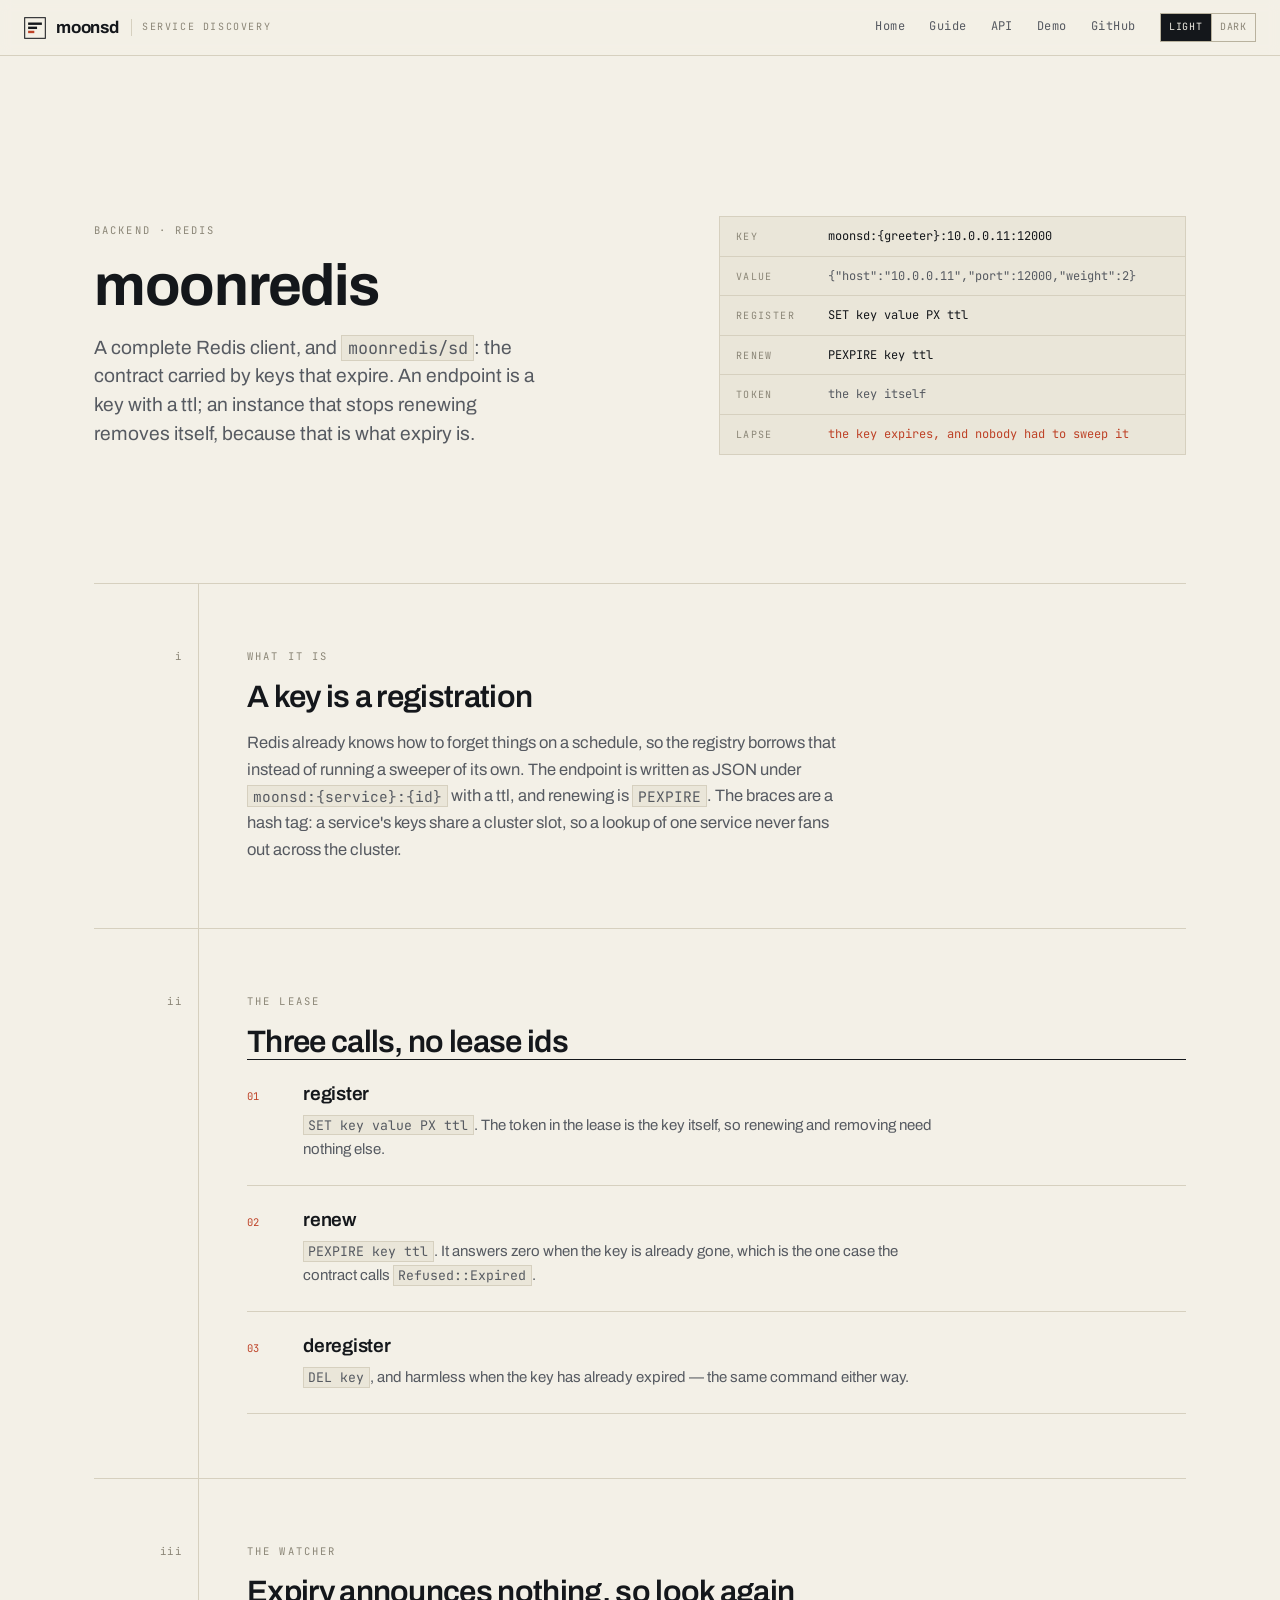
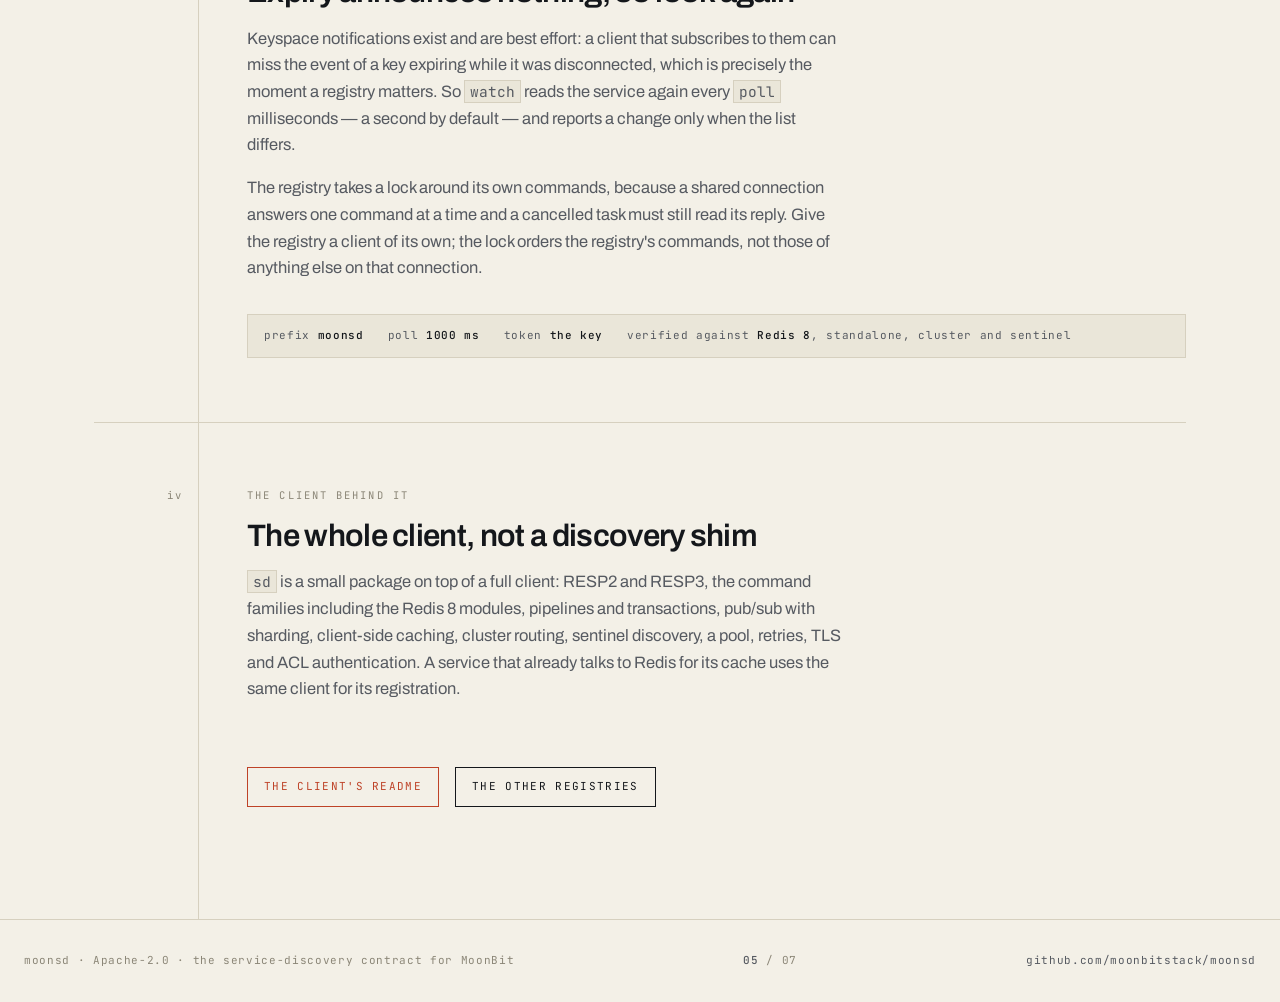
<file: docs/redis.html>
<!DOCTYPE html>
<html lang="en">
<head>
  <meta charset="utf-8">
  <meta name="viewport" content="width=device-width, initial-scale=1">
  <title>moonsd — moonredis, a register in keys</title>
  <meta name="description" content="moonredis/sd implements the moonsd contract on Redis: an endpoint is a key with a ttl, a lease is that key still being there, and a watcher reads the key set again.">
  <link rel="icon" type="image/svg+xml" href="favicon.svg">
  <link rel="preconnect" href="https://fonts.googleapis.com">
  <link rel="preconnect" href="https://fonts.gstatic.com" crossorigin>
  <link href="https://fonts.googleapis.com/css2?family=Archivo:wght@400;500;600;700&family=JetBrains+Mono:wght@400;500&display=swap" rel="stylesheet">
  <link rel="stylesheet" href="assets/css/tokens.css">
  <link rel="stylesheet" href="assets/css/register.css">
  <script>try{var t=sessionStorage.getItem("moonsd-theme");if(!t){t=matchMedia("(prefers-color-scheme: dark)").matches?"dark":"light"}document.documentElement.setAttribute("data-theme",t)}catch(e){}</script>
</head>
<body>

<header class="topbar">
  <a class="brand" href="index.html">
    <svg class="glyph" viewBox="0 0 32 32" fill="none" aria-hidden="true">
      <rect x="1" y="1" width="30" height="30" stroke="currentColor" stroke-width="1.5"/>
      <rect x="6" y="8" width="20" height="3.5" fill="currentColor"/>
      <rect x="6" y="14" width="13" height="3.5" fill="currentColor"/>
      <rect x="6" y="20" width="9" height="3.5" fill="#BE4227"/>
    </svg>
    <span class="name">moonsd</span>
    <span class="what">service discovery</span>
  </a>
  <nav class="nav">
    <a href="index.html">Home</a>
    <a href="guide.html">Guide</a>
    <a href="api.html">API</a>
    <a href="demo.html">Demo</a>
    <a href="https://github.com/moonbitstack/moonsd" rel="noopener">GitHub</a>
  </nav>
  <div class="theme" id="theme" role="group" aria-label="Colour theme">
    <button type="button" data-set-theme="light">Light</button>
    <button type="button" data-set-theme="dark">Dark</button>
  </div>
</header>

<div class="sheet">
  <section class="band plain hero">
    <div class="body">
      <div class="driver-hero">
        <div>
          <p class="folio">Backend · Redis</p>
          <h1 style="margin:var(--s4) 0">moonredis</h1>
          <p class="lede">
            A complete Redis client, and <code class="inline">moonredis/sd</code>: the contract
            carried by keys that expire. An endpoint is a key with a ttl; an instance that stops
            renewing removes itself, because that is what expiry is.
          </p>
        </div>
        <div class="record" aria-label="How moonredis stores an endpoint">
          <div class="record__row"><span class="record__k">key</span><span class="record__v ">moonsd:{greeter}:10.0.0.11:12000</span></div>
          <div class="record__row"><span class="record__k">value</span><span class="record__v dim">{"host":"10.0.0.11","port":12000,"weight":2}</span></div>
          <div class="record__row"><span class="record__k">register</span><span class="record__v ">SET key value PX ttl</span></div>
          <div class="record__row"><span class="record__k">renew</span><span class="record__v ">PEXPIRE key ttl</span></div>
          <div class="record__row"><span class="record__k">token</span><span class="record__v dim">the key itself</span></div>
          <div class="record__row"><span class="record__k">lapse</span><span class="record__v signal">the key expires, and nobody had to sweep it</span></div>
          </div>
      </div>
    </div>
  </section>

  <section class="band">
    <div class="num">i</div>
    <div class="body">
      <p class="folio">What it is</p>
      <h2>A key is a registration</h2>
      <p style="max-width:66ch;color:var(--ink-soft);margin-top:var(--s4)">
        Redis already knows how to forget things on a schedule, so the registry borrows that instead
        of running a sweeper of its own. The endpoint is written as JSON under
        <code class="inline">moonsd:{service}:{id}</code> with a ttl, and renewing is
        <code class="inline">PEXPIRE</code>. The braces are a hash tag: a service's keys share a
        cluster slot, so a lookup of one service never fans out across the cluster.
      </p>
    </div>
  </section>

  <section class="band">
    <div class="num">ii</div>
    <div class="body">
      <p class="folio">The lease</p>
      <h2>Three calls, no lease ids</h2>
      <div class="articles">
        <div class="article"><div class="idx">01</div><div><h3>register</h3>
          <p><code class="inline">SET key value PX ttl</code>. The token in the lease is the key
            itself, so renewing and removing need nothing else.</p></div></div>
        <div class="article"><div class="idx">02</div><div><h3>renew</h3>
          <p><code class="inline">PEXPIRE key ttl</code>. It answers zero when the key is already
            gone, which is the one case the contract calls <code class="inline">Refused::Expired</code>.</p></div></div>
        <div class="article"><div class="idx">03</div><div><h3>deregister</h3>
          <p><code class="inline">DEL key</code>, and harmless when the key has already expired —
            the same command either way.</p></div></div>
      </div>
    </div>
  </section>

  <section class="band">
    <div class="num">iii</div>
    <div class="body">
      <p class="folio">The watcher</p>
      <h2>Expiry announces nothing, so look again</h2>
      <p style="max-width:66ch;color:var(--ink-soft);margin-top:var(--s4)">
        Keyspace notifications exist and are best effort: a client that subscribes to them can miss
        the event of a key expiring while it was disconnected, which is precisely the moment a
        registry matters. So <code class="inline">watch</code> reads the service again every
        <code class="inline">poll</code> milliseconds — a second by default — and reports a change
        only when the list differs.
      </p>
      <p style="max-width:66ch;color:var(--ink-soft)">
        The registry takes a lock around its own commands, because a shared connection answers one
        command at a time and a cancelled task must still read its reply. Give the registry a client
        of its own; the lock orders the registry's commands, not those of anything else on that
        connection.
      </p>
      <div class="statusbar" style="margin-top:var(--s6)">
        <span>prefix <b>moonsd</b></span>
        <span>poll <b>1000 ms</b></span>
        <span>token <b>the key</b></span>
        <span>verified against <b>Redis 8</b>, standalone, cluster and sentinel</span>
      </div>
    </div>
  </section>

  <section class="band">
    <div class="num">iv</div>
    <div class="body">
      <p class="folio">The client behind it</p>
      <h2>The whole client, not a discovery shim</h2>
      <p style="max-width:66ch;color:var(--ink-soft);margin-top:var(--s4)">
        <code class="inline">sd</code> is a small package on top of a full client: RESP2 and RESP3,
        the command families including the Redis 8 modules, pipelines and transactions, pub/sub with
        sharding, client-side caching, cluster routing, sentinel discovery, a pool, retries, TLS and
        ACL authentication. A service that already talks to Redis for its cache uses the same client
        for its registration.
      </p>
      <div class="cta">
        <a class="btn signal" href="https://github.com/moonbitstack/moonsd/tree/master/drivers/redis" rel="noopener">The client's README</a>
        <a class="btn" href="index.html">The other registries</a>
      </div>
    </div>
  </section>
</div>

<footer class="foot">
  <span>moonsd · Apache-2.0 · the service-discovery contract for MoonBit</span>
  <span class="page"><b>05</b> / 07</span>
  <span><a href="https://github.com/moonbitstack/moonsd" rel="noopener">github.com/moonbitstack/moonsd</a></span>
</footer>

<script src="assets/js/theme.js"></script>
</body>
</html>
</file>
<file: docs/assets/css/tokens.css>
/* ============================================================================
   moonsd · tokens — "The Register"
   A page that keeps a record of what is alive: bone paper, ink, one vermilion
   signal for the thing happening now, and a dark board inset into the paper the
   way a departure board hangs in a hall. Corners are square everywhere; the
   structure is rule, margin and tabular figure.
   ========================================================================== */

:root {
  color-scheme: light;

  /* ---- paper and ink ---- */
  --paper:      #F3F0E7;
  --plate:      #EAE6D9;   /* a panel pressed into the paper */
  --plate-deep: #E0DBCC;
  --ink:        #14171B;
  --ink-soft:   #565A61;
  --ink-faint:  #8B8677;
  --rule:       #D6D0BF;
  --rule-strong:#B9B29E;

  /* ---- the board: always dark, in both themes ---- */
  --board:      #14161A;
  --board-edge: #2A2D33;
  --board-ink:  #E9E5D9;
  --board-dim:  #8D9098;
  --board-cell: #1B1E23;

  /* ---- the one signal ---- */
  --signal:     #BE4227;
  --signal-soft: color-mix(in srgb, var(--signal) 14%, transparent);

  /* ---- type ---- */
  --font-text: "Archivo", "Helvetica Neue", Arial, sans-serif;
  --font-mono: "JetBrains Mono", ui-monospace, "SFMono-Regular", monospace;

  /* ---- a 4px rhythm, and the wider stops ---- */
  --s1: 4px;  --s2: 8px;  --s3: 12px; --s4: 16px; --s5: 24px;
  --s6: 32px; --s7: 48px; --s8: 64px; --s9: 96px; --s10: 128px;

  /* ---- motion: one roll, one drain, nothing else ---- */
  --t1: 120ms; --t2: 240ms; --t3: 480ms;
  --ease: cubic-bezier(0.2, 0.6, 0.25, 1);

  --page: 1140px;
  --margin: 104px;   /* the ruled margin the folios sit in */
}

[data-theme="dark"] {
  color-scheme: dark;

  --paper:      #0C0E11;
  --plate:      #14171C;
  --plate-deep: #1A1E24;
  --ink:        #E7E3D7;
  --ink-soft:   #9AA0A8;
  --ink-faint:  #6C7178;
  --rule:       #23272E;
  --rule-strong:#333840;

  --board:      #191D24;
  --board-edge: #343B45;
  --board-ink:  #F2EEE2;
  --board-dim:  #8E949D;
  --board-cell: #232830;

  --signal:     #EE7040;
  --signal-soft: color-mix(in srgb, var(--signal) 18%, transparent);
}

/* ---- reset: no radius, anywhere ---- */
* { box-sizing: border-box; }
html, body { margin: 0; padding: 0; }
button, input, select, textarea { font: inherit; color: inherit; }
/* a reader must see the characters they have to type */
html, button, input, textarea, select { font-variant-ligatures: no-contextual; }
img, svg, table, pre { max-width: 100%; }
* { min-width: 0; }

body {
  background: var(--paper);
  color: var(--ink);
  font-family: var(--font-text);
  font-size: 16.5px;
  line-height: 1.62;
  -webkit-font-smoothing: antialiased;
  text-rendering: optimizeLegibility;
}

::selection { background: var(--signal-soft); }

/* ---- text ---- */
h1, h2, h3, h4 {
  font-family: var(--font-text);
  font-weight: 600;
  line-height: 1.08;
  letter-spacing: -0.022em;
  color: var(--ink);
  margin: 0;
}
h1 { font-size: clamp(40px, 6vw, 76px); font-weight: 700; }
h2 { font-size: clamp(23px, 2.6vw, 31px); }
h3 { font-size: 19px; letter-spacing: -0.012em; }
p { margin: 0 0 var(--s4); }
p:last-child { margin-bottom: 0; }

/* ---- the folio: every label on this page is set the same way ---- */
.folio {
  font-family: var(--font-mono);
  font-size: 10.5px;
  letter-spacing: 0.2em;
  text-transform: uppercase;
  color: var(--ink-faint);
}

/* ---- links: a rule under the text, vermilion when the pointer is on it ---- */
a {
  color: inherit;
  text-decoration: none;
  border-bottom: 1px solid color-mix(in srgb, var(--ink) 28%, transparent);
}
a:hover { border-bottom-color: var(--signal); }

code, pre, .mono { font-family: var(--font-mono); font-variant-ligatures: no-contextual; }
code.inline {
  font-size: 0.88em;
  background: var(--plate);
  border: 1px solid var(--rule);
  padding: 0.06em 0.34em;
  overflow-wrap: anywhere;
}

pre {
  margin: 0;
  background: var(--plate);
  border: 1px solid var(--rule);
  border-left: 2px solid var(--ink);
  padding: var(--s5);
  overflow: auto;
  font-size: 13px;
  line-height: 1.72;
  white-space: pre;
  color: var(--ink);
}
pre .c { color: var(--ink-faint); }
pre .k { color: var(--signal); }
pre .s { color: var(--ink-soft); }

table { width: 100%; border-collapse: collapse; }
th, td {
  text-align: left;
  padding: var(--s3) var(--s4);
  border-bottom: 1px solid var(--rule);
  vertical-align: top;
  overflow-wrap: anywhere;
}
th {
  font-family: var(--font-mono);
  font-size: 10.5px;
  font-weight: 500;
  letter-spacing: 0.16em;
  text-transform: uppercase;
  color: var(--ink-faint);
}
td code { font-size: 13px; }
.tbl { overflow-x: auto; border: 1px solid var(--rule); background: var(--plate); }
.tbl table { border-bottom: 0; }
.tbl tr:last-child td { border-bottom: 0; }

/* ---- scroll bars: the page shows a thumb once it moves, and every region
   inside it is thin, faint at rest, darker under the pointer ---- */
@supports selector(::-webkit-scrollbar) {
  ::-webkit-scrollbar { width: 9px; height: 9px; }
  ::-webkit-scrollbar-track { background: transparent; }
  ::-webkit-scrollbar-corner { background: transparent; }
  ::-webkit-scrollbar-thumb {
    border: 2px solid transparent;
    background-clip: padding-box;
    background-color: color-mix(in srgb, var(--ink) 18%, transparent);
  }
  pre:hover::-webkit-scrollbar-thumb,
  .tbl:hover::-webkit-scrollbar-thumb,
  .side:hover::-webkit-scrollbar-thumb,
  .board:hover::-webkit-scrollbar-thumb,
  .log:hover::-webkit-scrollbar-thumb { background-color: color-mix(in srgb, var(--ink) 36%, transparent); }
  html::-webkit-scrollbar { width: 10px; }
  html::-webkit-scrollbar-thumb {
    border-width: 3px;
    background-color: color-mix(in srgb, var(--ink) 26%, transparent);
  }
  html::-webkit-scrollbar-thumb:hover { background-color: color-mix(in srgb, var(--ink) 44%, transparent); }
  /* at the top of a page there is nothing to move toward */
  html.at-top::-webkit-scrollbar-thumb { background-color: transparent; }
}
@supports not selector(::-webkit-scrollbar) {
  html { scrollbar-width: thin; scrollbar-color: color-mix(in srgb, var(--ink) 26%, transparent) transparent; }
  html.at-top { scrollbar-color: transparent transparent; }
  pre, .tbl, .side, .board, .log {
    scrollbar-width: thin;
    scrollbar-color: color-mix(in srgb, var(--ink) 20%, transparent) transparent;
  }
}

/* ---- a page that stops moving when the reader asks it to ---- */
@media (prefers-reduced-motion: reduce) {
  * { animation-duration: 0.001ms !important; animation-iteration-count: 1 !important; transition-duration: 0.001ms !important; }
}
</file>
<file: docs/assets/css/register.css>
/* ============================================================================
   moonsd · the register — site styles
   One page is a sheet with a ruled left margin; every section is a band of that
   sheet, numbered in the margin. The board is the one dark object on the page.
   ========================================================================== */

/* ---- top bar: the same on every page ---- */
.topbar {
  position: sticky; top: 0; z-index: 60;
  display: flex; align-items: center; gap: var(--s5);
  padding: 0 var(--s5);
  height: 56px;
  background: color-mix(in srgb, var(--paper) 92%, transparent);
  backdrop-filter: blur(6px);
  border-bottom: 1px solid var(--rule);
}
.brand { display: flex; align-items: center; gap: 10px; border: 0; }
.brand .glyph { width: 22px; height: 22px; display: block; }
.brand .name { font-weight: 700; font-size: 17px; letter-spacing: -0.01em; }
.brand .what {
  font-family: var(--font-mono); font-size: 10px; letter-spacing: 0.16em;
  text-transform: uppercase; color: var(--ink-faint); padding-left: 10px;
  border-left: 1px solid var(--rule); margin-left: 2px;
}
.nav { display: flex; gap: var(--s5); margin-left: auto; font-family: var(--font-mono); font-size: 12px; letter-spacing: 0.04em; }
.nav a { border: 0; color: var(--ink-soft); padding: 4px 0; border-bottom: 1px solid transparent; }
.nav a:hover, .nav a[aria-current="page"] { color: var(--ink); border-bottom-color: var(--signal); }
.theme {
  display: flex; border: 1px solid var(--rule-strong); flex: none;
}
.theme button {
  border: 0; border-left: 1px solid var(--rule-strong); background: transparent;
  color: var(--ink-faint); font-family: var(--font-mono); font-size: 10px;
  letter-spacing: 0.08em; text-transform: uppercase; padding: 5px 8px; cursor: pointer;
  transition: color var(--t1) var(--ease), background var(--t1) var(--ease);
}
.theme button:first-child { border-left: 0; }
.theme button:hover { color: var(--ink); }
.theme button.on { background: var(--ink); color: var(--paper); }

/* ---- the sheet and its ruled margin ---- */
.sheet { max-width: var(--page); margin: 0 auto; padding: 0 var(--s5); }
.band {
  display: grid;
  grid-template-columns: var(--margin) minmax(0, 1fr);
  border-bottom: 1px solid var(--rule);
}
.band:last-of-type { border-bottom: 0; }
.band > .num {
  font-family: var(--font-mono); font-size: 10.5px; letter-spacing: 0.14em;
  color: var(--ink-faint); padding: var(--s8) var(--s4) 0 0; text-align: right;
}
.band > .body { border-left: 1px solid var(--rule); padding: var(--s8) 0 var(--s8) var(--s7); }
/* a band with no folio in the margin runs the full width of the sheet */
.band.plain { grid-template-columns: minmax(0, 1fr); }
.band.plain > .body { border-left: 0; padding-left: 0; }

/* ---- the hero ---- */
.hero { padding: var(--s9) 0 var(--s8); }
.hero.tight { padding: var(--s8) 0 var(--s4); }
.hero__grid { display: grid; grid-template-columns: minmax(0, 1.05fr) minmax(0, 1fr); gap: var(--s8); align-items: start; }
.hero h1 { margin: var(--s4) 0 var(--s4); }
.hero .lede {
  font-size: clamp(17px, 1.5vw, 20px); line-height: 1.5; color: var(--ink-soft);
  max-width: 40ch;
}
.hero .lede b { color: var(--ink); font-weight: 600; }
.hero .keys { display: flex; flex-wrap: wrap; gap: var(--s5); margin-top: var(--s6); font-family: var(--font-mono); font-size: 11px; color: var(--ink-faint); }
.hero .keys b { display: block; font-size: 20px; color: var(--ink); font-weight: 500; letter-spacing: -0.02em; }
.hero .keys span { display: block; letter-spacing: 0.12em; text-transform: uppercase; margin-top: 2px; }

/* ---- the hero's ruler: the page measures time the way the register does ---- */
.ruler { display: flex; align-items: flex-end; gap: 0; height: 34px; margin-top: var(--s8); border-bottom: 1px solid var(--rule); }
.ruler span {
  flex: 1; height: 8px; border-left: 1px solid var(--rule-strong);
  font-family: var(--font-mono); font-size: 9px; color: var(--ink-faint);
  padding: 0 0 2px 4px; letter-spacing: 0.04em;
}
.ruler span.major { height: 16px; }
.ruler span.major span, .ruler span.major b { font-weight: 400; }
.ruler .cap {
  flex: none; width: 180px; height: auto; border-left: 0;
  font-family: var(--font-mono); font-size: 9.5px; letter-spacing: 0.16em;
  text-transform: uppercase; color: var(--ink-faint); padding: 0 0 4px;
}

/* ---- the board: paper's one dark object ---- */
.board {
  background: var(--board);
  border: 1px solid var(--board-edge);
  color: var(--board-ink);
  box-shadow: 0 22px 44px -28px color-mix(in srgb, var(--ink) 55%, transparent);
}
.board__head {
  display: flex; align-items: center; gap: var(--s3);
  padding: 11px var(--s4);
  border-bottom: 1px solid var(--board-edge);
  font-family: var(--font-mono); font-size: 10px; letter-spacing: 0.12em;
  text-transform: uppercase; color: var(--board-dim);
}
.board__head .rev { margin-left: auto; letter-spacing: 0.06em; text-transform: none; }
.board__head .rev b { color: var(--board-ink); font-weight: 500; }
.lamp { width: 7px; height: 7px; background: var(--signal); flex: none; }
.lamp[data-quiet="true"] { background: var(--board-dim); }
.board__rows { padding: var(--s2) 0; }
[data-theme="dark"] .board { box-shadow: none; }
.board__foot {
  display: flex; align-items: center; gap: var(--s3); flex-wrap: wrap;
  padding: 11px var(--s4); border-top: 1px solid var(--board-edge);
  font-family: var(--font-mono); font-size: 10.5px; letter-spacing: 0.1em;
  color: var(--board-dim);
}
.board__foot .btn { color: var(--board-ink); border-color: var(--board-edge); }
.board__foot .btn:hover { background: var(--board-ink); color: var(--board); }

.row {
  display: grid;
  grid-template-columns: 76px minmax(0, 1fr) 28px 24px 46px 52px 34px;
  gap: var(--s3);
  align-items: center;
  padding: 7px var(--s4);
  font-family: var(--font-mono); font-size: 12px;
  border-left: 2px solid transparent;
  /* a lease that runs out is a row going quiet, not a row being switched off */
  transition: opacity var(--t2) var(--ease);
}
/* a row is admitted once, when it arrives; a board that replays this on every poll
   would read as a fault */
.row[data-enter="true"] { animation: row-in var(--t2) var(--ease) both; }
@keyframes row-in {
  from { opacity: 0.35; transform: translateY(-3px); }
  to { opacity: 1; transform: none; }
}
.row[data-live="false"] { opacity: 0.42; }
.row[data-live="false"] .bar i { background: var(--board-dim); }
.row .svc { color: var(--board-ink); letter-spacing: 0.06em; text-transform: uppercase; font-size: 11px; overflow: hidden; text-overflow: ellipsis; white-space: nowrap; }
.row .addr { color: var(--board-ink); overflow: hidden; text-overflow: ellipsis; white-space: nowrap; }
.row .dim { color: var(--board-dim); }
.row .mode { font-size: 10px; letter-spacing: 0.1em; text-transform: uppercase; color: var(--board-dim); }
.row[data-mode="manual"] .mode { color: var(--signal); }
.bar { height: 3px; background: var(--board-cell); display: block; position: relative; overflow: hidden; }
.bar i {
  position: absolute; inset: 0; background: var(--board-ink);
  transform-origin: left center;
  transition: transform 240ms linear, background var(--t2) var(--ease);
  will-change: transform;
}
.row .acts { display: flex; gap: 2px; justify-content: flex-end; }
.row .act {
  border: 0; background: transparent; color: var(--board-dim); cursor: pointer;
  line-height: 1; padding: 3px; display: flex; align-items: center; justify-content: center;
}
.row .act svg { width: 10px; height: 10px; display: block; }
.row .act:hover { color: var(--signal); }

/* ---- traits: three columns of the contract ---- */
.traits { display: grid; grid-template-columns: repeat(3, minmax(0, 1fr)); gap: 0; border-top: 1px solid var(--rule); }
.trait { padding: var(--s5) var(--s6) var(--s6) 0; border-right: 1px solid var(--rule); }
.trait:last-child { border-right: 0; padding-right: 0; }
.trait:not(:first-child) { padding-left: var(--s6); }
.trait .roman { font-family: var(--font-mono); font-size: 10.5px; color: var(--signal); letter-spacing: 0.1em; }
.trait h3 { margin: var(--s3) 0 var(--s3); }
.trait .sig { font-family: var(--font-mono); font-size: 10.5px; line-height: 1.95; color: var(--ink-soft); letter-spacing: -0.01em; }
.trait .sig b { color: var(--ink); font-weight: 500; }
.trait p { font-size: 14.5px; color: var(--ink-soft); margin-top: var(--s3); }

/* ---- plates: the four modules ---- */
.plates { display: grid; grid-template-columns: repeat(2, minmax(0, 1fr)); gap: var(--s5); }
.plate {
  position: relative; border: 1px solid var(--rule); background: var(--paper);
  padding: var(--s6) var(--s6) var(--s5);
}
.plate > .tab {
  position: absolute; top: -8px; left: var(--s5);
  background: var(--paper); padding: 0 var(--s2);
  font-family: var(--font-mono); font-size: 10px; letter-spacing: 0.18em;
  text-transform: uppercase; color: var(--ink-faint);
}
.plate h3 { margin-bottom: var(--s2); display: flex; align-items: center; gap: 10px; }
.plate h3 .glyph { width: 22px; height: 22px; flex: none; }
.plate h3 .ver { font-family: var(--font-mono); font-size: 11px; color: var(--ink-faint); font-weight: 400; margin-left: var(--s2); letter-spacing: 0; }
.plate p { font-size: 14.5px; color: var(--ink-soft); }
.plate .path { font-family: var(--font-mono); font-size: 11.5px; color: var(--ink-faint); margin-top: var(--s4); }
.plate a.go {
  display: inline-flex; align-items: center; gap: 6px;
  font-family: var(--font-mono); font-size: 11px; letter-spacing: 0.12em; text-transform: uppercase;
  border: 0; color: var(--signal); margin-top: var(--s4);
}
.plate a.go:hover { color: var(--ink); }
.plate .count { float: right; font-family: var(--font-mono); font-size: 11px; color: var(--ink-faint); }

/* ---- the lease, drawn ---- */
.lease-figure { border: 1px solid var(--rule); background: var(--plate); padding: var(--s5); }
.lease-figure svg { display: block; width: 100%; height: auto; }
.lease-figure figcaption { font-family: var(--font-mono); font-size: 10.5px; letter-spacing: 0.12em; text-transform: uppercase; color: var(--ink-faint); margin-top: var(--s4); }

pre.sh { color: var(--ink); }
pre.sh::before { content: "$ "; color: var(--ink-faint); }

/* ---- buttons ---- */
.btn {
  display: inline-flex; align-items: center; gap: 8px;
  font-family: var(--font-mono); font-size: 11px; letter-spacing: 0.12em; text-transform: uppercase;
  border: 1px solid var(--ink); background: transparent; color: var(--ink);
  padding: 10px 16px; cursor: pointer;
  transition: background var(--t1) var(--ease), color var(--t1) var(--ease);
}
.btn:hover { background: var(--ink); color: var(--paper); }
.btn.signal { border-color: var(--signal); color: var(--signal); }
.btn.signal:hover { background: var(--signal); color: var(--paper); }
.btn[disabled] { opacity: 0.4; cursor: default; }
.btn[disabled]:hover { background: transparent; color: var(--ink); }
.cta { display: flex; flex-wrap: wrap; gap: var(--s4); align-items: center; padding: var(--s7) 0; }

/* ---- the guide: a side index and the body ---- */
.docgrid { display: grid; grid-template-columns: 196px minmax(0, 1fr); gap: var(--s7); align-items: start; }
.side { position: sticky; top: 72px; font-family: var(--font-mono); font-size: 12px; padding-bottom: var(--s5); max-height: calc(100vh - 96px); overflow-y: auto; }
.side .grp { color: var(--ink-faint); text-transform: uppercase; letter-spacing: 0.16em; font-size: 10px; padding: var(--s5) 0 var(--s2); }
.side .grp:first-child { padding-top: 0; }
.side a { display: block; color: var(--ink-soft); border: 0; padding: 5px 0 5px var(--s3); border-left: 1px solid var(--rule); }
.side a:hover, .side a.on { color: var(--ink); border-left-color: var(--signal); }
.side a .n { color: var(--ink-faint); font-size: 10px; margin-left: 8px; float: right; }

.section { padding: var(--s8) 0; border-top: 1px solid var(--rule); }
.section:first-of-type { border-top: 0; padding-top: var(--s6); }
.section h2 { margin-bottom: var(--s4); }
.section > p, .section .prose p { color: var(--ink-soft); max-width: 68ch; }
.section .prose { max-width: 68ch; }
.eyebrow { display: flex; align-items: baseline; gap: var(--s3); margin-bottom: var(--s3); }
.eyebrow .folio { color: var(--signal); }
.figure { margin: var(--s5) 0; }
.note {
  border-left: 2px solid var(--signal); padding: var(--s3) 0 var(--s3) var(--s4);
  color: var(--ink-soft); font-size: 14.5px; background: var(--signal-soft);
}
.note b { color: var(--ink); }

/* ---- the demo: an instrument, not a mock-up ---- */
.rig { display: grid; grid-template-columns: minmax(0, 1.55fr) minmax(0, 1fr); gap: var(--s5); align-items: start; }
.rig .board { min-height: 0; }
.panel { border: 1px solid var(--rule); background: var(--paper); }
.panel > .panel__head {
  display: flex; align-items: center; gap: var(--s3);
  padding: 10px var(--s4); border-bottom: 1px solid var(--rule);
  font-family: var(--font-mono); font-size: 10.5px; letter-spacing: 0.16em; text-transform: uppercase; color: var(--ink-faint);
}
.panel > .panel__head .sp { margin-left: auto; color: var(--ink); }
.panel__body { padding: var(--s4); }
.log { font-family: var(--font-mono); font-size: 11.5px; line-height: 1.85; color: var(--board-dim); background: var(--board); padding: var(--s3) var(--s4); max-height: 232px; overflow-y: auto; }
.log div { white-space: nowrap; overflow: hidden; text-overflow: ellipsis; }
.log div:last-child { color: var(--board-ink); }
.log .t { color: var(--signal); display: inline-block; width: 44px; }
.controls { display: flex; flex-wrap: wrap; gap: var(--s3); margin-top: var(--s4); }
.controls .btn { padding: 8px 12px; }
.legend { display: grid; gap: var(--s2); font-family: var(--font-mono); font-size: 11px; color: var(--ink-soft); }
.legend i { display: inline-block; width: 22px; height: 3px; background: var(--ink); vertical-align: middle; margin-right: var(--s2); }
.legend .m i { background: var(--signal); }
.legend .g i { background: var(--ink-faint); }

/* ---- the generated reference ---- */
.ref-search {
  position: sticky; top: 56px; z-index: 40;
  display: flex; gap: var(--s3); align-items: center;
  padding: var(--s3) 0; background: var(--paper);
  border-bottom: 1px solid var(--rule); margin-bottom: var(--s5);
}
.ref-search input {
  flex: 1; border: 1px solid var(--rule); background: var(--plate); padding: 8px var(--s3);
  font-family: var(--font-mono); font-size: 12.5px; color: var(--ink);
}
.ref-search input:focus { outline: 2px solid var(--signal); outline-offset: -1px; }
.ref-search .hint { font-family: var(--font-mono); font-size: 10.5px; color: var(--ink-faint); letter-spacing: 0.1em; }
.mod { padding: var(--s6) 0 var(--s4); border-top: 2px solid var(--ink); }
.mod:first-of-type { border-top: 0; padding-top: 0; }
.mod__head { display: flex; align-items: baseline; gap: var(--s4); flex-wrap: wrap; }
.mod__head h2 { font-size: clamp(20px, 2.2vw, 26px); }
.mod__head .folio { margin-left: auto; }
.pkg { padding: var(--s6) 0 0; }
.pkg__head { display: flex; align-items: baseline; gap: var(--s3); border-bottom: 1px solid var(--ink); padding-bottom: var(--s2); }
.pkg__head h3 { font-family: var(--font-mono); font-size: 14px; font-weight: 500; letter-spacing: 0.02em; }
.pkg__head .n { margin-left: auto; font-family: var(--font-mono); font-size: 10.5px; color: var(--ink-faint); }
.pkg__group { font-family: var(--font-mono); font-size: 10px; letter-spacing: 0.18em; text-transform: uppercase; color: var(--ink-faint); padding: var(--s4) 0 var(--s2); }
.entry { padding: var(--s3) 0 var(--s4); border-bottom: 1px solid var(--rule); }
.entry .sig {
  font-family: var(--font-mono); font-size: 12.5px; line-height: 1.62; white-space: pre;
  overflow-x: auto; color: var(--ink);
  border: 0; border-left: 2px solid var(--rule); background: transparent;
  padding: 0 0 0 var(--s3); margin: 0;
}
.entry:hover .sig { border-left-color: var(--signal); }
.entry .doc { color: var(--ink-soft); font-size: 14px; line-height: 1.6; max-width: 78ch; margin: var(--s2) 0 0 var(--s3); }
.entry .doc p { margin: 0 0 6px; }
.entry .doc pre { margin-top: var(--s3); font-size: 12px; }
.entry.hide { display: none; }
.pkg.hide { display: none; }
.mod.hide { display: none; }

/* ---- driver pages ---- */
.driver-hero { display: grid; grid-template-columns: minmax(0, 1.2fr) minmax(0, 1fr); gap: var(--s8); align-items: center; }
.driver-hero h1 { font-size: clamp(34px, 4.6vw, 58px); }
.record { border: 1px solid var(--rule); background: var(--plate); }
.record__row {
  display: grid; grid-template-columns: 76px minmax(0, 1fr); gap: var(--s4);
  padding: 10px var(--s4); border-bottom: 1px solid var(--rule); align-items: baseline;
}
.record__row:last-child { border-bottom: 0; }
.record__k {
  font-family: var(--font-mono); font-size: 10px; letter-spacing: 0.14em;
  text-transform: uppercase; color: var(--ink-faint);
}
.record__v { font-family: var(--font-mono); font-size: 12px; line-height: 1.55; overflow-wrap: anywhere; }
.record__v.dim { color: var(--ink-soft); }
.record__v.signal { color: var(--signal); }
.articles { border-top: 1px solid var(--ink); }
.article { display: grid; grid-template-columns: 40px minmax(0, 1fr); gap: var(--s4); padding: var(--s5) 0; border-bottom: 1px solid var(--rule); }
.article .idx { font-family: var(--font-mono); font-size: 10.5px; color: var(--signal); padding-top: 4px; }
.article h3 { margin-bottom: var(--s2); }
.article p { color: var(--ink-soft); font-size: 15px; max-width: 72ch; }
.statusbar {
  display: flex; flex-wrap: wrap; gap: var(--s5);
  font-family: var(--font-mono); font-size: 11px; letter-spacing: 0.06em;
  color: var(--ink-soft); border: 1px solid var(--rule); background: var(--plate);
  padding: var(--s3) var(--s4);
}
.statusbar b { color: var(--ink); font-weight: 500; }

/* ---- footer ---- */
.foot {
  border-top: 1px solid var(--rule);
  padding: var(--s6) var(--s5);
  display: flex; flex-wrap: wrap; gap: var(--s4) var(--s6);
  justify-content: space-between;
  font-family: var(--font-mono); font-size: 11px; letter-spacing: 0.06em; color: var(--ink-faint);
}
.foot a { color: var(--ink-soft); border: 0; }
.foot a:hover { color: var(--signal); }
.foot .page { font-variant-numeric: tabular-nums; }
.foot .page b { color: var(--ink-soft); font-weight: 500; }

/* ---- narrow screens: the margin folds into a label above the section ---- */
@media (width <= 980px) {
  .hero__grid, .rig, .driver-hero { grid-template-columns: minmax(0, 1fr); gap: var(--s6); }
  .traits { grid-template-columns: minmax(0, 1fr); }
  .trait { border-right: 0; border-bottom: 1px solid var(--rule); padding: var(--s5) 0; }
  .trait:not(:first-child) { padding-left: 0; }
  .plates { grid-template-columns: minmax(0, 1fr); }
  .docgrid { grid-template-columns: minmax(0, 1fr); gap: var(--s5); }
  .side { position: static; max-height: none; border-bottom: 1px solid var(--rule); padding-bottom: var(--s4); display: flex; flex-wrap: wrap; gap: 0 var(--s4); }
  .side .grp { width: 100%; }
  .side a { border-left: 0; padding-left: 0; border-bottom: 1px solid transparent; }
}
@media (width <= 720px) {
  :root { --margin: 0px; }
  .sheet { padding: 0 var(--s4); }
  .band { grid-template-columns: minmax(0, 1fr); }
  .band > .num { padding: var(--s6) 0 0; text-align: left; }
  .band > .body { border-left: 0; padding: var(--s3) 0 var(--s6); }
  .topbar { flex-wrap: wrap; height: auto; padding: var(--s3) var(--s4); gap: var(--s3); }
  .brand .what { display: none; }
  .nav { order: 3; width: 100%; margin-left: 0; gap: var(--s4); justify-content: space-between; font-size: 11px; }
  .theme { margin-left: auto; }
  .row { grid-template-columns: 64px minmax(0, 1fr) 24px 44px 16px; font-size: 11px; }
  .row .w, .row .zone { display: none; }
  .hero h1 { font-size: clamp(34px, 11vw, 52px); }
  .hero { padding: var(--s7) 0 var(--s6); }
  .band > .body { padding-top: var(--s4); }
  .foot { padding: var(--s5) var(--s4); }
}

/* ---- the folded-away members a derive adds: listed, out of the way ---- */
.derived { margin-top: var(--s4); border-top: 1px solid var(--rule); }
.derived summary {
  cursor: pointer; padding: var(--s3) 0;
  font-family: var(--font-mono); font-size: 10.5px; letter-spacing: 0.14em;
  text-transform: uppercase; color: var(--ink-faint);
}
.derived summary:hover { color: var(--ink); }
.derived summary .n { margin-left: 8px; color: var(--ink-faint); }
.derived__list { border-left: 2px solid var(--rule); padding-left: var(--s3); }
.entry--derived { padding: 3px 0; border-bottom: 0; }
.entry--derived .sig { font-size: 11.5px; color: var(--ink-soft); border-left: 0; padding-left: 0; }
.plate .count b { font-weight: 400; color: var(--ink-soft); }
</file>
